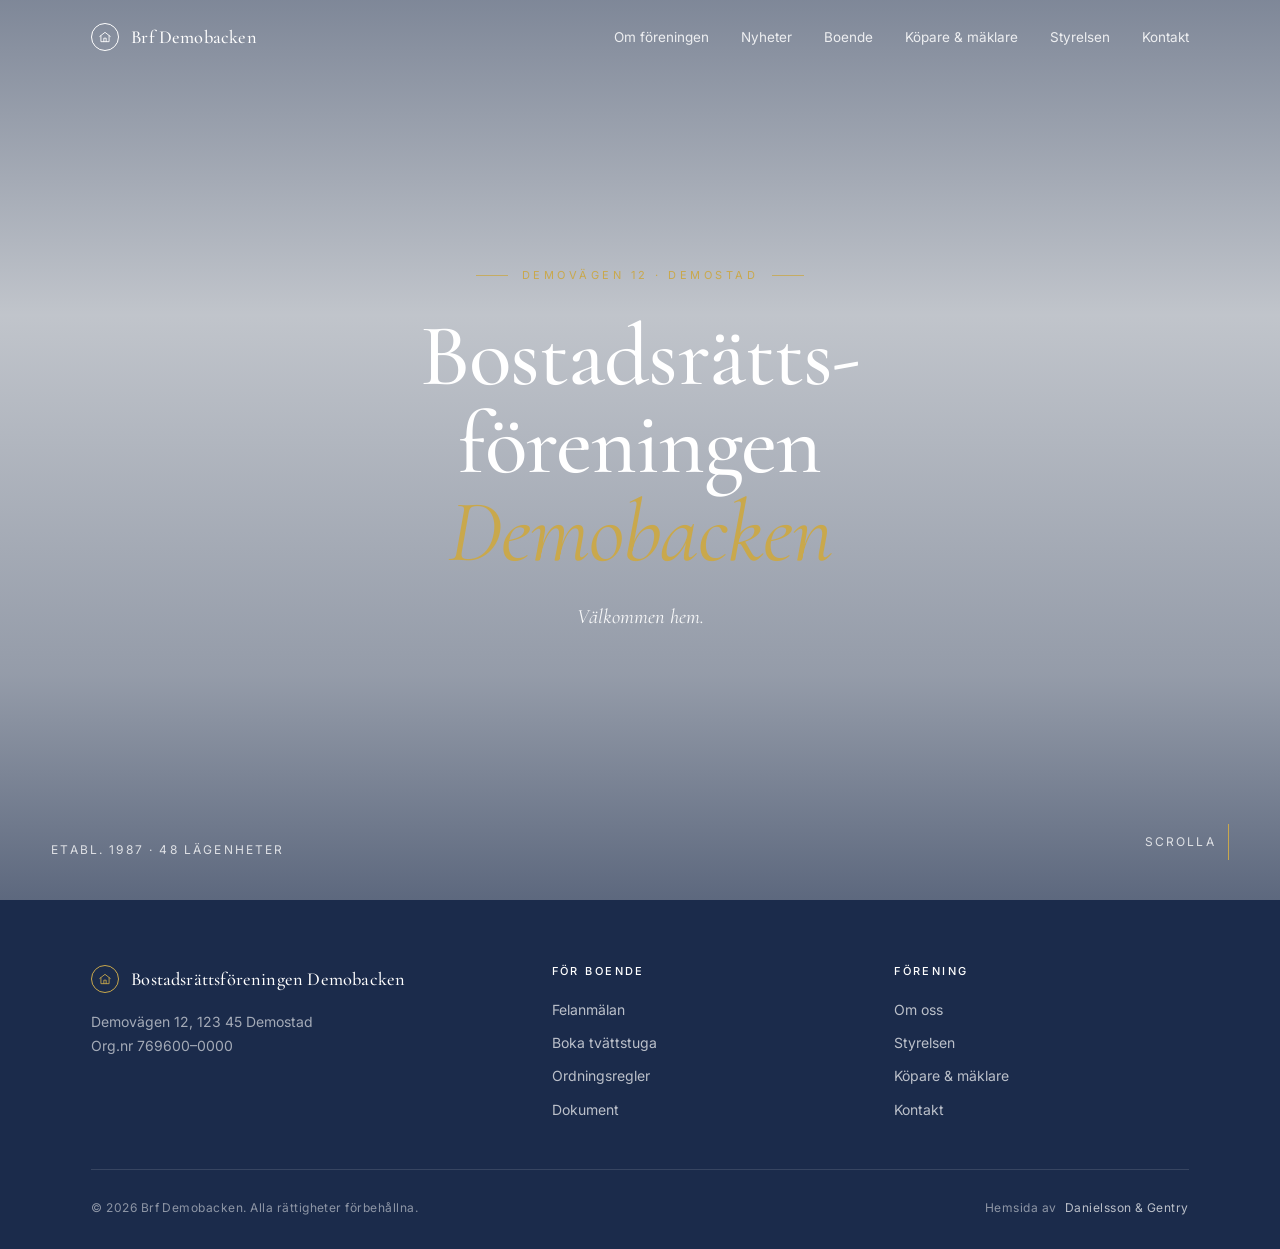
<file: public/index.html>
<!DOCTYPE html>
<html lang="sv">
<head>
<meta charset="UTF-8" />
<meta name="viewport" content="width=device-width, initial-scale=1.0" />
<title>Bostadsrättsföreningen Demobacken</title>
<meta name="description" content="Bostadsrättsföreningen Demobacken — Demovägen 12, Demostad." />
<link rel="preconnect" href="https://fonts.googleapis.com" />
<link rel="preconnect" href="https://fonts.gstatic.com" crossorigin />
<link href="https://fonts.googleapis.com/css2?family=Cormorant+Garamond:ital,wght@0,400;0,500;0,600;1,400&family=Inter:wght@300;400;500;600&display=swap" rel="stylesheet" />
<link rel="stylesheet" href="styles.css" />
</head>
<body>

<nav class="nav" id="nav" aria-label="Huvudmeny">
  <div class="nav-inner">
    <a href="index.html" class="brand" aria-label="Brf Demobacken — hem">
      <span class="brand-mark"><svg viewBox="0 0 24 24" width="14" height="14" fill="none" stroke="currentColor" stroke-width="1.5" stroke-linecap="round" stroke-linejoin="round" aria-hidden="true"><path d="M3 11l9-7 9 7"/><path d="M5 10v10h14V10"/><path d="M10 20v-6h4v6"/></svg></span>
      <span>Brf Demobacken</span>
    </a>
    <ul class="nav-links" id="navLinks">
      <li><a href="om.html" data-nav>Om föreningen</a></li>
      <li><a href="nyheter.html" data-nav>Nyheter</a></li>
      <li><a href="boende.html" data-nav>Boende</a></li>
      <li><a href="kopare.html" data-nav>Köpare &amp; mäklare</a></li>
      <li><a href="styrelsen.html" data-nav>Styrelsen</a></li>
      <li><a href="kontakt.html" data-nav>Kontakt</a></li>
    </ul>
    <button class="nav-toggle" id="navToggle" aria-label="Öppna meny" aria-expanded="false">
      <span></span>
    </button>
  </div>
</nav>

<header class="hero">
  <div class="hero-img" role="img" aria-label="Föreningens fastighet"></div>
  <div class="hero-overlay"></div>
  <div class="hero-content">
    <span class="hero-eyebrow">DEMOVÄGEN 12 · DEMOSTAD</span>
    <h1 class="display">Bostadsrätts&shy;föreningen <em>Demobacken</em></h1>
    <p class="hero-tagline">Välkommen hem.</p>
  </div>
  <div class="hero-meta">
    <span class="left">Etabl. 1987 · 48 lägenheter</span>
    <span class="scroll-cue">Scrolla</span>
  </div>
</header>

<footer>
  <div class="container">
    <div class="footer-grid">
      <div class="footer-brand">
        <div class="brand">
          <span class="brand-mark"><svg viewBox="0 0 24 24" width="14" height="14" fill="none" stroke="currentColor" stroke-width="1.5" stroke-linecap="round" stroke-linejoin="round" aria-hidden="true"><path d="M3 11l9-7 9 7"/><path d="M5 10v10h14V10"/><path d="M10 20v-6h4v6"/></svg></span>
          <span>Bostadsrättsföreningen Demobacken</span>
        </div>
        <p>Demovägen 12, 123 45 Demostad<br/>Org.nr 769600–0000</p>
      </div>
      <div class="footer-col">
        <h4>För boende</h4>
        <ul>
          <li><a href="/boende/felanmalan">Felanmälan</a></li>
          <li><a href="/boende/tvattstuga">Boka tvättstuga</a></li>
          <li><a href="/boende/ordningsregler">Ordningsregler</a></li>
          <li><a href="/boende/dokument/">Dokument</a></li>
        </ul>
      </div>
      <div class="footer-col">
        <h4>Förening</h4>
        <ul>
          <li><a href="om.html">Om oss</a></li>
          <li><a href="styrelsen.html">Styrelsen</a></li>
          <li><a href="kopare.html">Köpare &amp; mäklare</a></li>
          <li><a href="kontakt.html">Kontakt</a></li>
        </ul>
      </div>
    </div>
    <div class="footer-bottom">
      <span>© <span id="year"></span> Brf Demobacken. Alla rättigheter förbehållna.</span>
      <span class="built">Hemsida av <a href="https://danielssongentry.se" target="_blank" rel="noopener">Danielsson &amp; Gentry</a></span>
    </div>
  </div>
</footer>

<script src="script.js"></script>
</body>
</html>
</file>
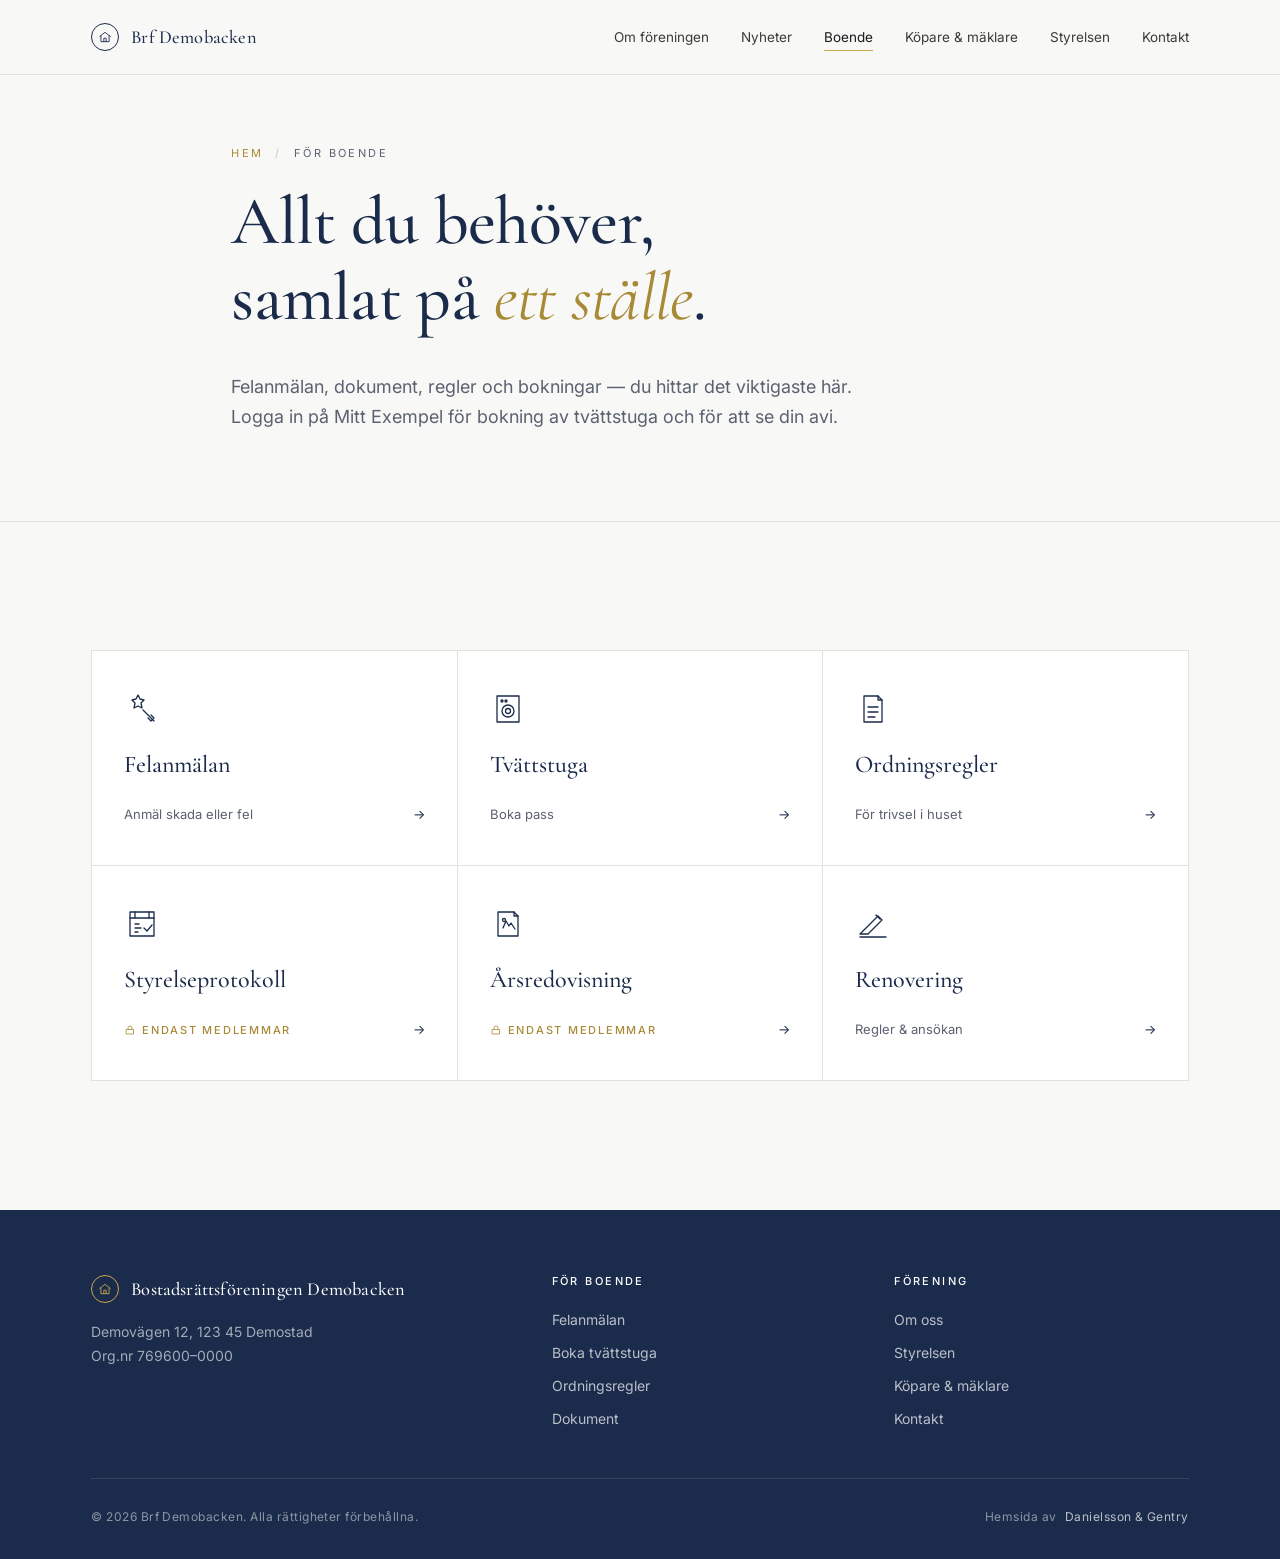
<file: public/boende.html>
<!DOCTYPE html>
<html lang="sv">
<head>
<meta charset="UTF-8" />
<meta name="viewport" content="width=device-width, initial-scale=1.0" />
<title>För boende — Brf Demobacken</title>
<meta name="description" content="Felanmälan, dokument och bokningar för dig som bor i Brf Demobacken." />
<link rel="preconnect" href="https://fonts.googleapis.com" />
<link rel="preconnect" href="https://fonts.gstatic.com" crossorigin />
<link href="https://fonts.googleapis.com/css2?family=Cormorant+Garamond:ital,wght@0,400;0,500;0,600;1,400&family=Inter:wght@300;400;500;600&display=swap" rel="stylesheet" />
<link rel="stylesheet" href="styles.css" />
</head>
<body class="subpage">

<nav class="nav" id="nav" aria-label="Huvudmeny">
  <div class="nav-inner">
    <a href="index.html" class="brand" aria-label="Brf Demobacken — hem">
      <span class="brand-mark"><svg viewBox="0 0 24 24" width="14" height="14" fill="none" stroke="currentColor" stroke-width="1.5" stroke-linecap="round" stroke-linejoin="round" aria-hidden="true"><path d="M3 11l9-7 9 7"/><path d="M5 10v10h14V10"/><path d="M10 20v-6h4v6"/></svg></span>
      <span>Brf Demobacken</span>
    </a>
    <ul class="nav-links" id="navLinks">
      <li><a href="om.html" data-nav>Om föreningen</a></li>
      <li><a href="nyheter.html" data-nav>Nyheter</a></li>
      <li><a href="boende.html" data-nav>Boende</a></li>
      <li><a href="kopare.html" data-nav>Köpare &amp; mäklare</a></li>
      <li><a href="styrelsen.html" data-nav>Styrelsen</a></li>
      <li><a href="kontakt.html" data-nav>Kontakt</a></li>
    </ul>
    <button class="nav-toggle" id="navToggle" aria-label="Öppna meny" aria-expanded="false"><span></span></button>
  </div>
</nav>

<header class="page-header">
  <div class="container">
    <span class="crumb"><a href="index.html">Hem</a><span class="sep">/</span><span>För boende</span></span>
    <h1>Allt du behöver, samlat på <em>ett ställe</em>.</h1>
    <p class="lede">Felanmälan, dokument, regler och bokningar — du hittar det viktigaste här. Logga in på Mitt Exempel för bokning av tvättstuga och för att se din avi.</p>
  </div>
</header>

<section class="first">
  <div class="container">
    <div class="resident-grid reveal">
      <a href="/boende/felanmalan" class="resident-card">
        <div class="resident-icon" aria-hidden="true">
          <svg viewBox="0 0 36 36" fill="none" stroke="currentColor" stroke-width="1.3" stroke-linecap="round" stroke-linejoin="round">
            <path d="M14 4l-2 4-4 1 3 3-1 5 4-2 4 2-1-5 3-3-4-1-2-4z"/>
            <path d="M19 19l11 11"/>
            <path d="M27 24l3 3-3 3-3-3"/>
          </svg>
        </div>
        <div class="resident-label">Felanmälan</div>
        <div class="resident-meta"><span>Anmäl skada eller fel</span><span class="arrow">→</span></div>
      </a>
      <a href="/boende/tvattstuga" class="resident-card">
        <div class="resident-icon" aria-hidden="true">
          <svg viewBox="0 0 36 36" fill="none" stroke="currentColor" stroke-width="1.3" stroke-linecap="round" stroke-linejoin="round">
            <rect x="7" y="5" width="22" height="26"/>
            <circle cx="18" cy="20" r="6"/>
            <circle cx="18" cy="20" r="2.5"/>
            <circle cx="12" cy="10" r="1" fill="currentColor"/>
            <circle cx="16" cy="10" r="1" fill="currentColor"/>
          </svg>
        </div>
        <div class="resident-label">Tvättstuga</div>
        <div class="resident-meta"><span>Boka pass</span><span class="arrow">→</span></div>
      </a>
      <a href="/boende/ordningsregler" class="resident-card">
        <div class="resident-icon" aria-hidden="true">
          <svg viewBox="0 0 36 36" fill="none" stroke="currentColor" stroke-width="1.3" stroke-linecap="round" stroke-linejoin="round">
            <path d="M9 5h14l4 4v22H9z"/>
            <path d="M23 5v4h4"/>
            <path d="M13 16h10M13 21h10M13 26h7"/>
          </svg>
        </div>
        <div class="resident-label">Ordningsregler</div>
        <div class="resident-meta"><span>För trivsel i huset</span><span class="arrow">→</span></div>
      </a>
      <a href="/boende/dokument/" class="resident-card">
        <div class="resident-icon" aria-hidden="true">
          <svg viewBox="0 0 36 36" fill="none" stroke="currentColor" stroke-width="1.3" stroke-linecap="round" stroke-linejoin="round">
            <rect x="6" y="6" width="24" height="24"/>
            <path d="M6 12h24"/>
            <path d="M11 6v6M25 6v6"/>
            <path d="M11 18h4M11 22h6M11 26h3"/>
            <path d="M20 22l3 3 5-6"/>
          </svg>
        </div>
        <div class="resident-label">Styrelseprotokoll</div>
        <div class="resident-meta"><span class="badge-locked"><svg class="lock" viewBox="0 0 24 24" width="12" height="12" fill="none" stroke="currentColor" stroke-width="1.6" stroke-linecap="round" stroke-linejoin="round" aria-hidden="true"><rect x="5" y="11" width="14" height="9"/><path d="M8 11V8a4 4 0 018 0v3"/></svg> Endast medlemmar</span><span class="arrow">→</span></div>
      </a>
      <a href="/boende/dokument/" class="resident-card">
        <div class="resident-icon" aria-hidden="true">
          <svg viewBox="0 0 36 36" fill="none" stroke="currentColor" stroke-width="1.3" stroke-linecap="round" stroke-linejoin="round">
            <path d="M8 6h16l4 4v20H8z"/>
            <path d="M24 6v4h4"/>
            <path d="M13 22l3-7 3 5 2-3 4 6"/>
            <circle cx="14" cy="14" r="1.5"/>
          </svg>
        </div>
        <div class="resident-label">Årsredovisning</div>
        <div class="resident-meta"><span class="badge-locked"><svg class="lock" viewBox="0 0 24 24" width="12" height="12" fill="none" stroke="currentColor" stroke-width="1.6" stroke-linecap="round" stroke-linejoin="round" aria-hidden="true"><rect x="5" y="11" width="14" height="9"/><path d="M8 11V8a4 4 0 018 0v3"/></svg> Endast medlemmar</span><span class="arrow">→</span></div>
      </a>
      <a href="/boende/renovering" class="resident-card">
        <div class="resident-icon" aria-hidden="true">
          <svg viewBox="0 0 36 36" fill="none" stroke="currentColor" stroke-width="1.3" stroke-linecap="round" stroke-linejoin="round">
            <path d="M5 28l4-4 14-14 4 4-14 14H5z"/>
            <path d="M21 9l4 4"/>
            <path d="M5 31h26"/>
          </svg>
        </div>
        <div class="resident-label">Renovering</div>
        <div class="resident-meta"><span>Regler &amp; ansökan</span><span class="arrow">→</span></div>
      </a>
    </div>
  </div>
</section>

<footer>
  <div class="container">
    <div class="footer-grid">
      <div class="footer-brand">
        <div class="brand"><span class="brand-mark"><svg viewBox="0 0 24 24" width="14" height="14" fill="none" stroke="currentColor" stroke-width="1.5" stroke-linecap="round" stroke-linejoin="round" aria-hidden="true"><path d="M3 11l9-7 9 7"/><path d="M5 10v10h14V10"/><path d="M10 20v-6h4v6"/></svg></span><span>Bostadsrättsföreningen Demobacken</span></div>
        <p>Demovägen 12, 123 45 Demostad<br/>Org.nr 769600–0000</p>
      </div>
      <div class="footer-col">
        <h4>För boende</h4>
        <ul>
          <li><a href="/boende/felanmalan">Felanmälan</a></li>
          <li><a href="/boende/tvattstuga">Boka tvättstuga</a></li>
          <li><a href="/boende/ordningsregler">Ordningsregler</a></li>
          <li><a href="/boende/dokument/">Dokument</a></li>
        </ul>
      </div>
      <div class="footer-col">
        <h4>Förening</h4>
        <ul>
          <li><a href="om.html">Om oss</a></li>
          <li><a href="styrelsen.html">Styrelsen</a></li>
          <li><a href="kopare.html">Köpare &amp; mäklare</a></li>
          <li><a href="kontakt.html">Kontakt</a></li>
        </ul>
      </div>
    </div>
    <div class="footer-bottom">
      <span>© <span id="year"></span> Brf Demobacken. Alla rättigheter förbehållna.</span>
      <span class="built">Hemsida av <a href="https://danielssongentry.se" target="_blank" rel="noopener">Danielsson &amp; Gentry</a></span>
    </div>
  </div>
</footer>

<script src="script.js"></script>
</body>
</html>
</file>
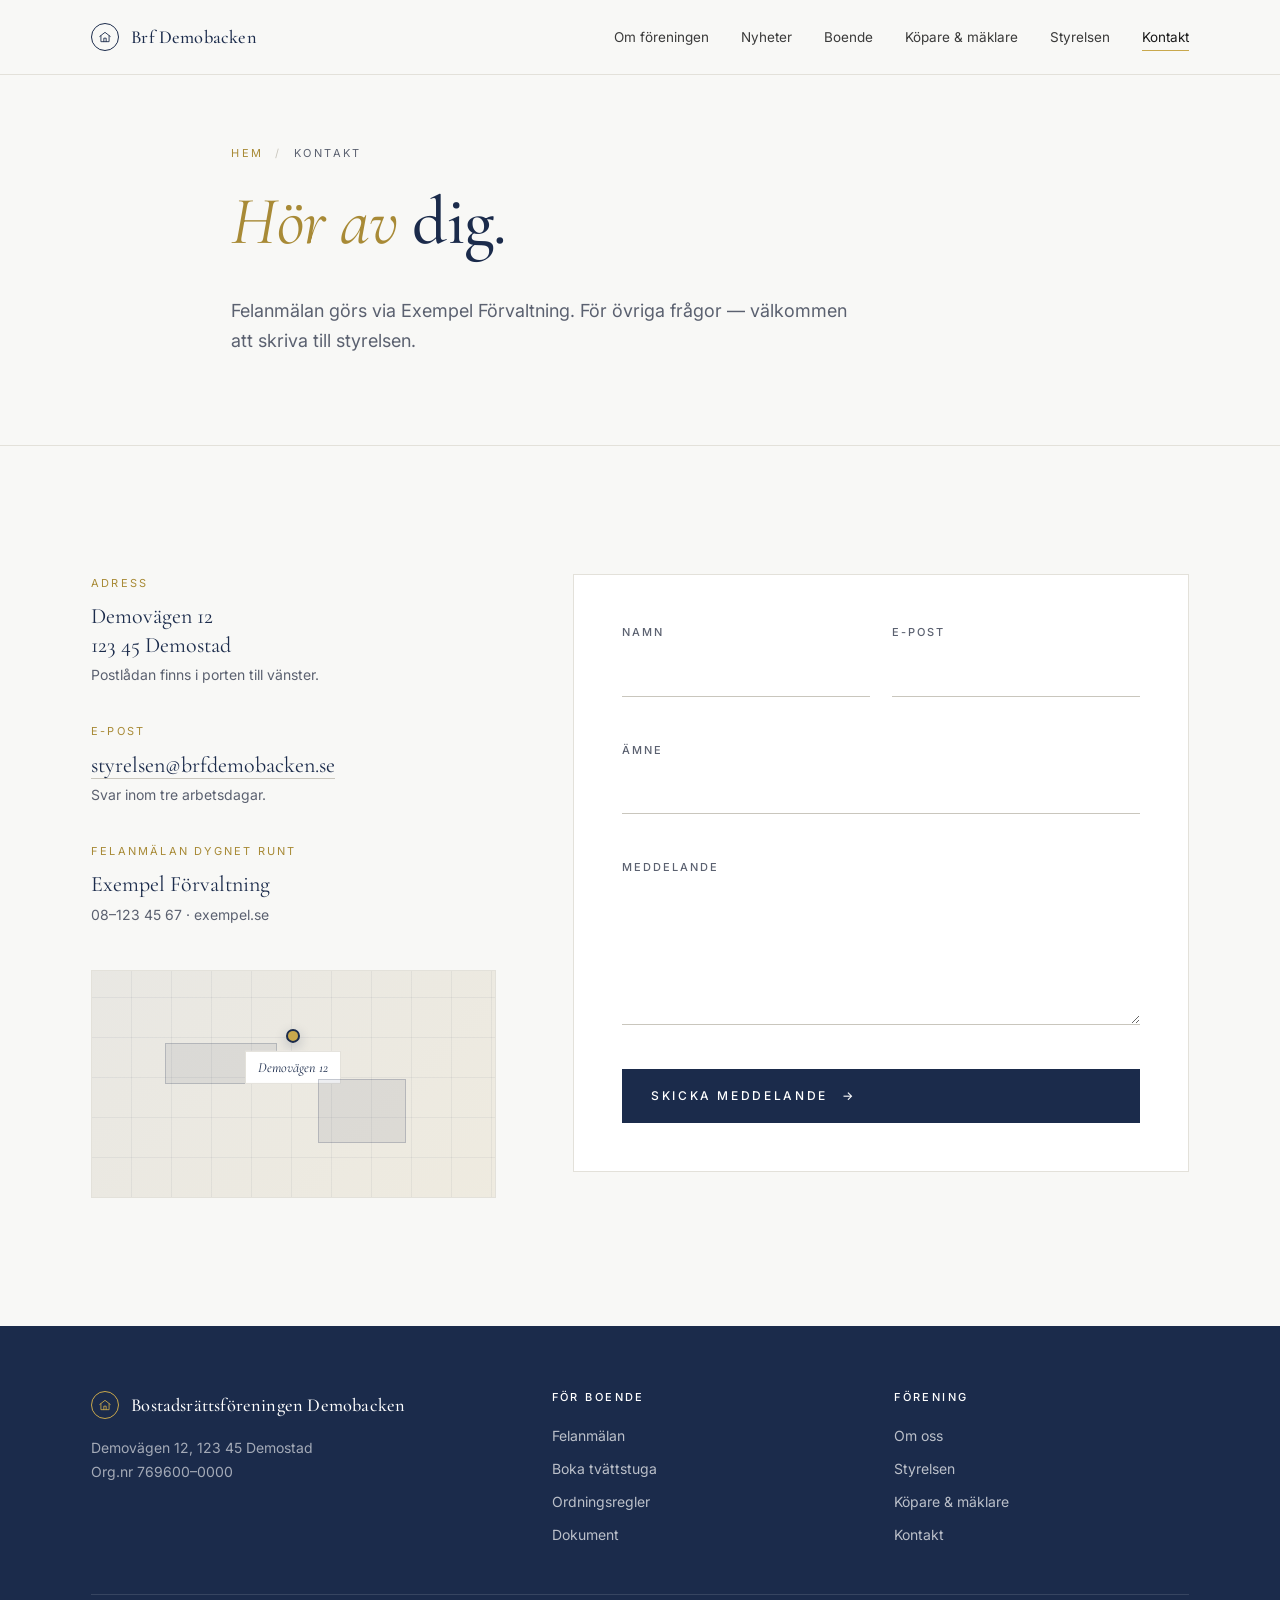
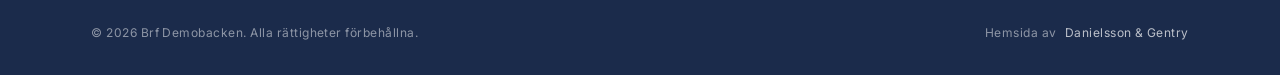
<file: public/kontakt.html>
<!DOCTYPE html>
<html lang="sv">
<head>
<meta charset="UTF-8" />
<meta name="viewport" content="width=device-width, initial-scale=1.0" />
<title>Kontakt — Brf Demobacken</title>
<meta name="description" content="Kontakta styrelsen i Brf Demobacken. Adress, e-post och kontaktformulär." />
<link rel="preconnect" href="https://fonts.googleapis.com" />
<link rel="preconnect" href="https://fonts.gstatic.com" crossorigin />
<link href="https://fonts.googleapis.com/css2?family=Cormorant+Garamond:ital,wght@0,400;0,500;0,600;1,400&family=Inter:wght@300;400;500;600&display=swap" rel="stylesheet" />
<link rel="stylesheet" href="styles.css" />
</head>
<body class="subpage">

<nav class="nav" id="nav" aria-label="Huvudmeny">
  <div class="nav-inner">
    <a href="index.html" class="brand" aria-label="Brf Demobacken — hem">
      <span class="brand-mark"><svg viewBox="0 0 24 24" width="14" height="14" fill="none" stroke="currentColor" stroke-width="1.5" stroke-linecap="round" stroke-linejoin="round" aria-hidden="true"><path d="M3 11l9-7 9 7"/><path d="M5 10v10h14V10"/><path d="M10 20v-6h4v6"/></svg></span>
      <span>Brf Demobacken</span>
    </a>
    <ul class="nav-links" id="navLinks">
      <li><a href="om.html" data-nav>Om föreningen</a></li>
      <li><a href="nyheter.html" data-nav>Nyheter</a></li>
      <li><a href="boende.html" data-nav>Boende</a></li>
      <li><a href="kopare.html" data-nav>Köpare &amp; mäklare</a></li>
      <li><a href="styrelsen.html" data-nav>Styrelsen</a></li>
      <li><a href="kontakt.html" data-nav>Kontakt</a></li>
    </ul>
    <button class="nav-toggle" id="navToggle" aria-label="Öppna meny" aria-expanded="false"><span></span></button>
  </div>
</nav>

<header class="page-header">
  <div class="container">
    <span class="crumb"><a href="index.html">Hem</a><span class="sep">/</span><span>Kontakt</span></span>
    <h1><em>Hör av</em> dig.</h1>
    <p class="lede">Felanmälan görs via Exempel Förvaltning. För övriga frågor — välkommen att skriva till styrelsen.</p>
  </div>
</header>

<section class="first">
  <div class="container">
    <div class="contact-grid">
      <div class="contact-info reveal">
        <div class="info-block">
          <div class="info-label">Adress</div>
          <div class="info-value">Demovägen 12<br/>123 45 Demostad</div>
          <div class="info-sub">Postlådan finns i porten till vänster.</div>
        </div>
        <div class="info-block">
          <div class="info-label">E-post</div>
          <div class="info-value"><a href="mailto:styrelsen@brfdemobacken.se" style="border-bottom:1px solid var(--rule-strong);">styrelsen@brfdemobacken.se</a></div>
          <div class="info-sub">Svar inom tre arbetsdagar.</div>
        </div>
        <div class="info-block">
          <div class="info-label">Felanmälan dygnet runt</div>
          <div class="info-value">Exempel Förvaltning</div>
          <div class="info-sub">08–123 45 67 · exempel.se</div>
        </div>
        <div class="map" role="img" aria-label="Karta över Demovägen 12">
          <div class="map-pin">
            <div class="pin-dot"></div>
            <div class="pin-label">Demovägen 12</div>
          </div>
        </div>
      </div>

      <form class="contact-form reveal delay-1" id="contactForm" novalidate>
        <div class="form-row">
          <div class="field">
            <label for="f-name">Namn</label>
            <input id="f-name" name="name" type="text" autocomplete="name" required />
            <div class="err" data-err></div>
          </div>
          <div class="field">
            <label for="f-email">E-post</label>
            <input id="f-email" name="email" type="email" autocomplete="email" required />
            <div class="err" data-err></div>
          </div>
        </div>
        <div class="field">
          <label for="f-subject">Ämne</label>
          <input id="f-subject" name="subject" type="text" required />
          <div class="err" data-err></div>
        </div>
        <div class="field">
          <label for="f-message">Meddelande</label>
          <textarea id="f-message" name="message" rows="5" required></textarea>
          <div class="err" data-err></div>
        </div>
        <button type="submit" class="btn">Skicka meddelande</button>
        <div class="form-success" id="formSuccess">
          Tack för ditt meddelande. Styrelsen återkommer inom kort.
        </div>
      </form>
    </div>
  </div>
</section>

<footer>
  <div class="container">
    <div class="footer-grid">
      <div class="footer-brand">
        <div class="brand"><span class="brand-mark"><svg viewBox="0 0 24 24" width="14" height="14" fill="none" stroke="currentColor" stroke-width="1.5" stroke-linecap="round" stroke-linejoin="round" aria-hidden="true"><path d="M3 11l9-7 9 7"/><path d="M5 10v10h14V10"/><path d="M10 20v-6h4v6"/></svg></span><span>Bostadsrättsföreningen Demobacken</span></div>
        <p>Demovägen 12, 123 45 Demostad<br/>Org.nr 769600–0000</p>
      </div>
      <div class="footer-col">
        <h4>För boende</h4>
        <ul>
          <li><a href="/boende/felanmalan">Felanmälan</a></li>
          <li><a href="/boende/tvattstuga">Boka tvättstuga</a></li>
          <li><a href="/boende/ordningsregler">Ordningsregler</a></li>
          <li><a href="/boende/dokument/">Dokument</a></li>
        </ul>
      </div>
      <div class="footer-col">
        <h4>Förening</h4>
        <ul>
          <li><a href="om.html">Om oss</a></li>
          <li><a href="styrelsen.html">Styrelsen</a></li>
          <li><a href="kopare.html">Köpare &amp; mäklare</a></li>
          <li><a href="kontakt.html">Kontakt</a></li>
        </ul>
      </div>
    </div>
    <div class="footer-bottom">
      <span>© <span id="year"></span> Brf Demobacken. Alla rättigheter förbehållna.</span>
      <span class="built">Hemsida av <a href="https://danielssongentry.se" target="_blank" rel="noopener">Danielsson &amp; Gentry</a></span>
    </div>
  </div>
</footer>

<script src="script.js"></script>
</body>
</html>
</file>
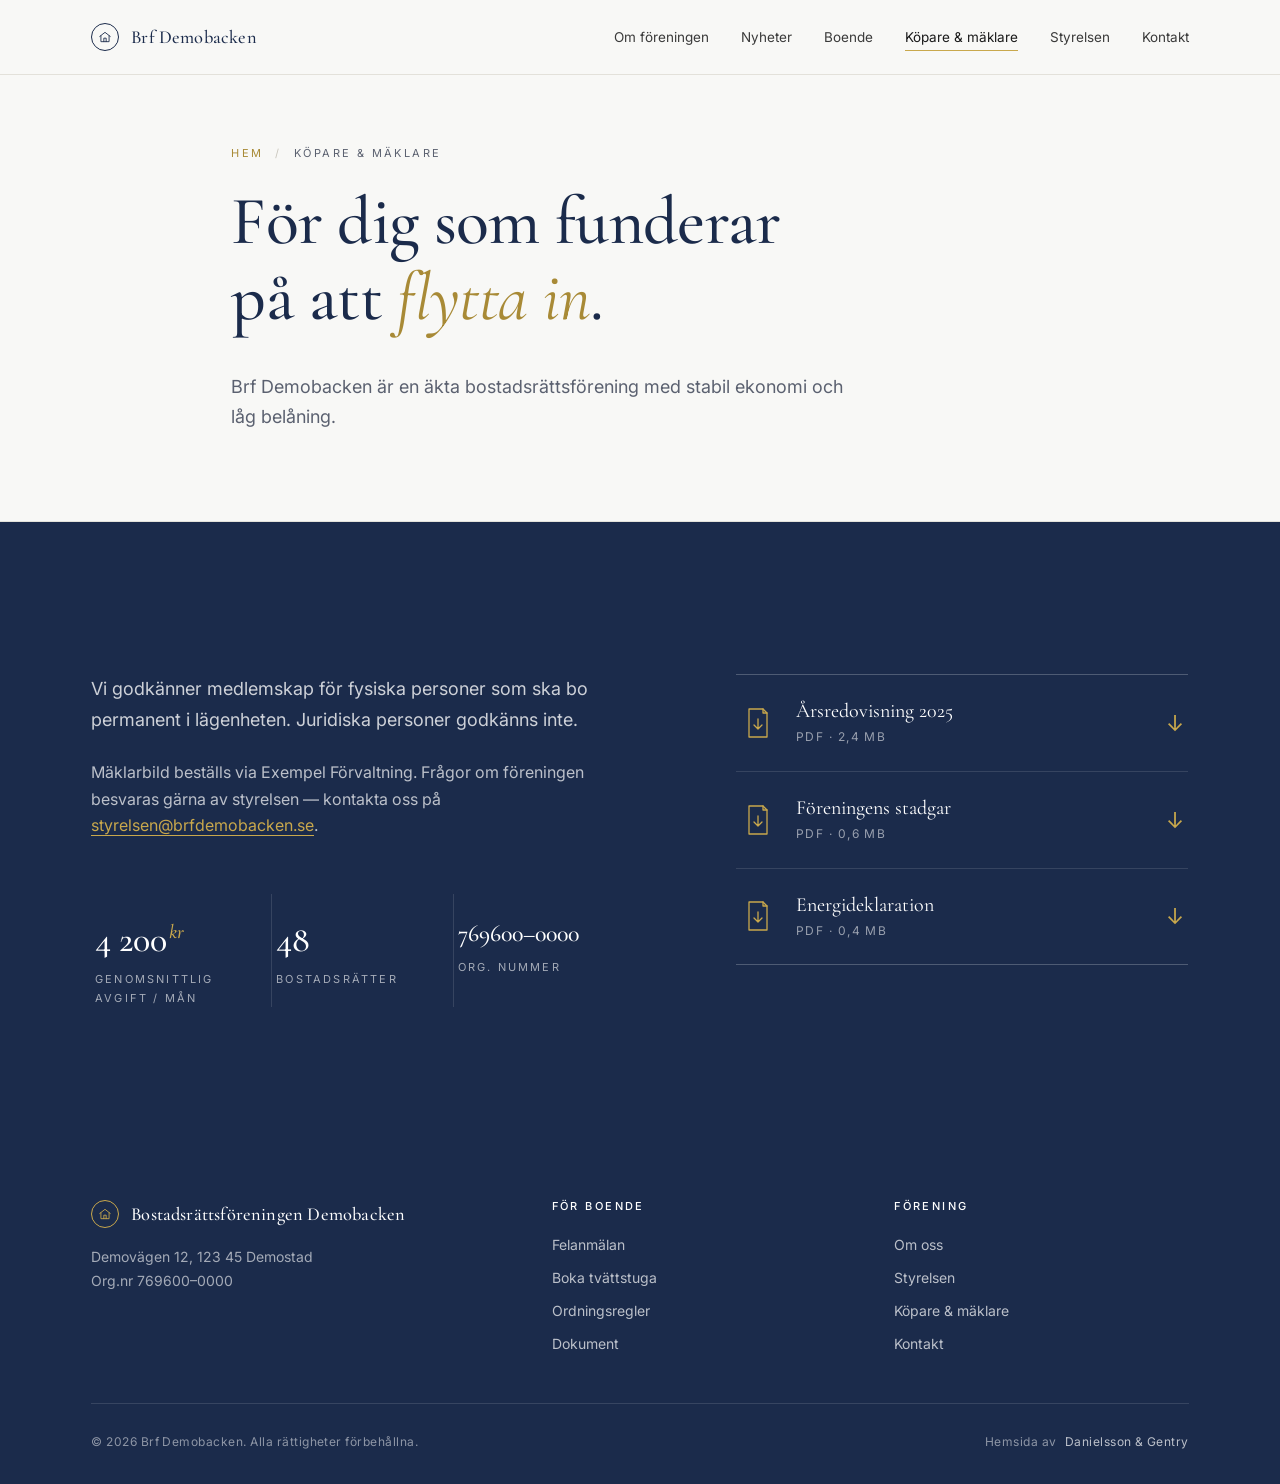
<file: public/kopare.html>
<!DOCTYPE html>
<html lang="sv">
<head>
<meta charset="UTF-8" />
<meta name="viewport" content="width=device-width, initial-scale=1.0" />
<title>Köpare &amp; mäklare — Brf Demobacken</title>
<meta name="description" content="Information för köpare och mäklare. Avgift, stadgar och ekonomi." />
<link rel="preconnect" href="https://fonts.googleapis.com" />
<link rel="preconnect" href="https://fonts.gstatic.com" crossorigin />
<link href="https://fonts.googleapis.com/css2?family=Cormorant+Garamond:ital,wght@0,400;0,500;0,600;1,400&family=Inter:wght@300;400;500;600&display=swap" rel="stylesheet" />
<link rel="stylesheet" href="styles.css" />
</head>
<body class="subpage">

<nav class="nav" id="nav" aria-label="Huvudmeny">
  <div class="nav-inner">
    <a href="index.html" class="brand" aria-label="Brf Demobacken — hem">
      <span class="brand-mark"><svg viewBox="0 0 24 24" width="14" height="14" fill="none" stroke="currentColor" stroke-width="1.5" stroke-linecap="round" stroke-linejoin="round" aria-hidden="true"><path d="M3 11l9-7 9 7"/><path d="M5 10v10h14V10"/><path d="M10 20v-6h4v6"/></svg></span>
      <span>Brf Demobacken</span>
    </a>
    <ul class="nav-links" id="navLinks">
      <li><a href="om.html" data-nav>Om föreningen</a></li>
      <li><a href="nyheter.html" data-nav>Nyheter</a></li>
      <li><a href="boende.html" data-nav>Boende</a></li>
      <li><a href="kopare.html" data-nav>Köpare &amp; mäklare</a></li>
      <li><a href="styrelsen.html" data-nav>Styrelsen</a></li>
      <li><a href="kontakt.html" data-nav>Kontakt</a></li>
    </ul>
    <button class="nav-toggle" id="navToggle" aria-label="Öppna meny" aria-expanded="false"><span></span></button>
  </div>
</nav>

<header class="page-header">
  <div class="container">
    <span class="crumb"><a href="index.html">Hem</a><span class="sep">/</span><span>Köpare &amp; mäklare</span></span>
    <h1>För dig som funderar på att <em>flytta in</em>.</h1>
    <p class="lede">Brf Demobacken är en äkta bostadsrättsförening med stabil ekonomi och låg belåning.</p>
  </div>
</header>

<section class="buyers first">
  <div class="container">
    <div class="buyers-grid">
      <div class="reveal">
        <p class="lede">Vi godkänner medlemskap för fysiska personer som ska bo permanent i lägenheten. Juridiska personer godkänns inte.</p>
        <p style="color:rgba(255,255,255,.7); margin-top:24px;">Mäklarbild beställs via Exempel Förvaltning. Frågor om föreningen besvaras gärna av styrelsen — kontakta oss på <a href="mailto:styrelsen@brfdemobacken.se" style="color:var(--gold); border-bottom:1px solid currentColor;">styrelsen@brfdemobacken.se</a>.</p>

        <div class="buyers-stats">
          <div class="stat">
            <div class="stat-value">4 200<sup>kr</sup></div>
            <div class="stat-label">Genomsnittlig avgift / mån</div>
          </div>
          <div class="stat">
            <div class="stat-value">48</div>
            <div class="stat-label">Bostadsrätter</div>
          </div>
          <div class="stat">
            <div class="stat-value" style="font-size:1.5rem;">769600&shy;–0000</div>
            <div class="stat-label">Org. nummer</div>
          </div>
        </div>
      </div>
      <div class="reveal delay-1">
        <div class="downloads">
          <a href="#" class="download">
            <div class="download-icon" aria-hidden="true">
              <svg viewBox="0 0 36 36" fill="none" stroke="currentColor" stroke-width="1.3" stroke-linecap="round" stroke-linejoin="round">
                <path d="M9 4h14l4 4v24H9z"/><path d="M23 4v4h4"/><path d="M18 14v10M14 20l4 4 4-4"/>
              </svg>
            </div>
            <div class="download-body">
              <div class="download-title">Årsredovisning 2025</div>
              <div class="download-meta">PDF · 2,4 MB</div>
            </div>
            <span class="download-arrow">↓</span>
          </a>
          <a href="#" class="download">
            <div class="download-icon" aria-hidden="true">
              <svg viewBox="0 0 36 36" fill="none" stroke="currentColor" stroke-width="1.3" stroke-linecap="round" stroke-linejoin="round">
                <path d="M9 4h14l4 4v24H9z"/><path d="M23 4v4h4"/><path d="M18 14v10M14 20l4 4 4-4"/>
              </svg>
            </div>
            <div class="download-body">
              <div class="download-title">Föreningens stadgar</div>
              <div class="download-meta">PDF · 0,6 MB</div>
            </div>
            <span class="download-arrow">↓</span>
          </a>
          <a href="#" class="download">
            <div class="download-icon" aria-hidden="true">
              <svg viewBox="0 0 36 36" fill="none" stroke="currentColor" stroke-width="1.3" stroke-linecap="round" stroke-linejoin="round">
                <path d="M9 4h14l4 4v24H9z"/><path d="M23 4v4h4"/><path d="M18 14v10M14 20l4 4 4-4"/>
              </svg>
            </div>
            <div class="download-body">
              <div class="download-title">Energideklaration</div>
              <div class="download-meta">PDF · 0,4 MB</div>
            </div>
            <span class="download-arrow">↓</span>
          </a>
        </div>
      </div>
    </div>
  </div>
</section>

<footer>
  <div class="container">
    <div class="footer-grid">
      <div class="footer-brand">
        <div class="brand"><span class="brand-mark"><svg viewBox="0 0 24 24" width="14" height="14" fill="none" stroke="currentColor" stroke-width="1.5" stroke-linecap="round" stroke-linejoin="round" aria-hidden="true"><path d="M3 11l9-7 9 7"/><path d="M5 10v10h14V10"/><path d="M10 20v-6h4v6"/></svg></span><span>Bostadsrättsföreningen Demobacken</span></div>
        <p>Demovägen 12, 123 45 Demostad<br/>Org.nr 769600–0000</p>
      </div>
      <div class="footer-col">
        <h4>För boende</h4>
        <ul>
          <li><a href="/boende/felanmalan">Felanmälan</a></li>
          <li><a href="/boende/tvattstuga">Boka tvättstuga</a></li>
          <li><a href="/boende/ordningsregler">Ordningsregler</a></li>
          <li><a href="/boende/dokument/">Dokument</a></li>
        </ul>
      </div>
      <div class="footer-col">
        <h4>Förening</h4>
        <ul>
          <li><a href="om.html">Om oss</a></li>
          <li><a href="styrelsen.html">Styrelsen</a></li>
          <li><a href="kopare.html">Köpare &amp; mäklare</a></li>
          <li><a href="kontakt.html">Kontakt</a></li>
        </ul>
      </div>
    </div>
    <div class="footer-bottom">
      <span>© <span id="year"></span> Brf Demobacken. Alla rättigheter förbehållna.</span>
      <span class="built">Hemsida av <a href="https://danielssongentry.se" target="_blank" rel="noopener">Danielsson &amp; Gentry</a></span>
    </div>
  </div>
</footer>

<script src="script.js"></script>
</body>
</html>
</file>
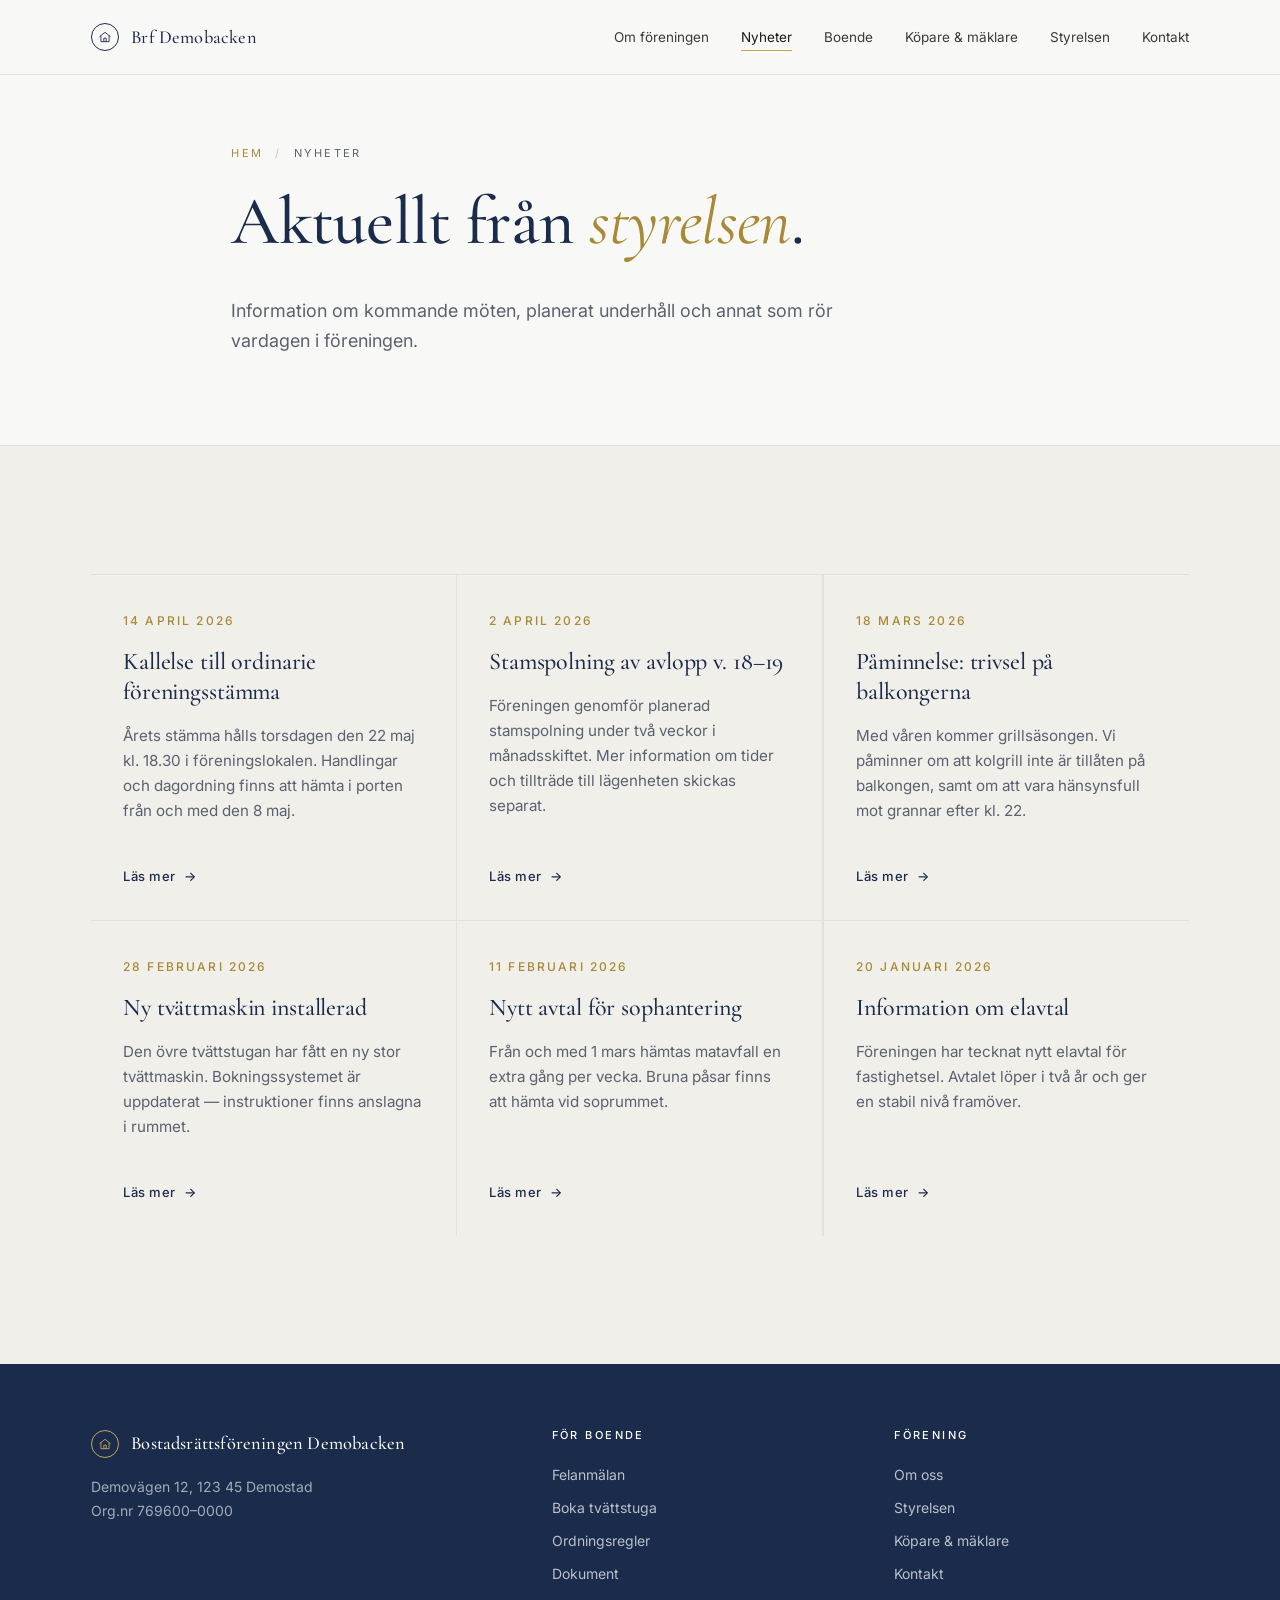
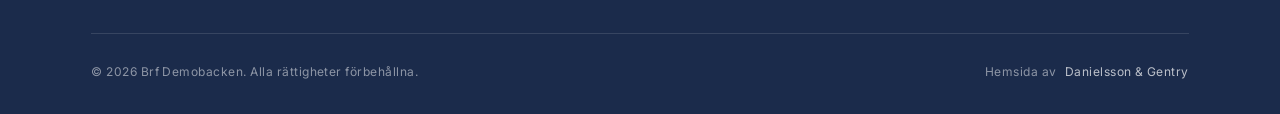
<file: public/nyheter.html>
<!DOCTYPE html>
<html lang="sv">
<head>
<meta charset="UTF-8" />
<meta name="viewport" content="width=device-width, initial-scale=1.0" />
<title>Nyheter — Brf Demobacken</title>
<meta name="description" content="Aktuell information från styrelsen i Brf Demobacken." />
<link rel="preconnect" href="https://fonts.googleapis.com" />
<link rel="preconnect" href="https://fonts.gstatic.com" crossorigin />
<link href="https://fonts.googleapis.com/css2?family=Cormorant+Garamond:ital,wght@0,400;0,500;0,600;1,400&family=Inter:wght@300;400;500;600&display=swap" rel="stylesheet" />
<link rel="stylesheet" href="styles.css" />
</head>
<body class="subpage">

<nav class="nav" id="nav" aria-label="Huvudmeny">
  <div class="nav-inner">
    <a href="index.html" class="brand" aria-label="Brf Demobacken — hem">
      <span class="brand-mark"><svg viewBox="0 0 24 24" width="14" height="14" fill="none" stroke="currentColor" stroke-width="1.5" stroke-linecap="round" stroke-linejoin="round" aria-hidden="true"><path d="M3 11l9-7 9 7"/><path d="M5 10v10h14V10"/><path d="M10 20v-6h4v6"/></svg></span>
      <span>Brf Demobacken</span>
    </a>
    <ul class="nav-links" id="navLinks">
      <li><a href="om.html" data-nav>Om föreningen</a></li>
      <li><a href="nyheter.html" data-nav>Nyheter</a></li>
      <li><a href="boende.html" data-nav>Boende</a></li>
      <li><a href="kopare.html" data-nav>Köpare &amp; mäklare</a></li>
      <li><a href="styrelsen.html" data-nav>Styrelsen</a></li>
      <li><a href="kontakt.html" data-nav>Kontakt</a></li>
    </ul>
    <button class="nav-toggle" id="navToggle" aria-label="Öppna meny" aria-expanded="false"><span></span></button>
  </div>
</nav>

<header class="page-header">
  <div class="container">
    <span class="crumb"><a href="index.html">Hem</a><span class="sep">/</span><span>Nyheter</span></span>
    <h1>Aktuellt från <em>styrelsen</em>.</h1>
    <p class="lede">Information om kommande möten, planerat underhåll och annat som rör vardagen i föreningen.</p>
  </div>
</header>

<section class="news first">
  <div class="container">
    <div class="news-grid">
      <article class="news-card reveal">
        <span class="news-date">14 april 2026</span>
        <h3>Kallelse till ordinarie föreningsstämma</h3>
        <p>Årets stämma hålls torsdagen den 22 maj kl. 18.30 i föreningslokalen. Handlingar och dagordning finns att hämta i porten från och med den 8 maj.</p>
        <a href="#" class="news-link">Läs mer</a>
      </article>
      <article class="news-card reveal delay-1">
        <span class="news-date">2 april 2026</span>
        <h3>Stamspolning av avlopp v. 18–19</h3>
        <p>Föreningen genomför planerad stamspolning under två veckor i månadsskiftet. Mer information om tider och tillträde till lägenheten skickas separat.</p>
        <a href="#" class="news-link">Läs mer</a>
      </article>
      <article class="news-card reveal delay-2">
        <span class="news-date">18 mars 2026</span>
        <h3>Påminnelse: trivsel på balkongerna</h3>
        <p>Med våren kommer grillsäsongen. Vi påminner om att kolgrill inte är tillåten på balkongen, samt om att vara hänsynsfull mot grannar efter kl. 22.</p>
        <a href="#" class="news-link">Läs mer</a>
      </article>
      <article class="news-card reveal">
        <span class="news-date">28 februari 2026</span>
        <h3>Ny tvättmaskin installerad</h3>
        <p>Den övre tvättstugan har fått en ny stor tvättmaskin. Bokningssystemet är uppdaterat — instruktioner finns anslagna i rummet.</p>
        <a href="#" class="news-link">Läs mer</a>
      </article>
      <article class="news-card reveal delay-1">
        <span class="news-date">11 februari 2026</span>
        <h3>Nytt avtal för sophantering</h3>
        <p>Från och med 1 mars hämtas matavfall en extra gång per vecka. Bruna påsar finns att hämta vid soprummet.</p>
        <a href="#" class="news-link">Läs mer</a>
      </article>
      <article class="news-card reveal delay-2">
        <span class="news-date">20 januari 2026</span>
        <h3>Information om elavtal</h3>
        <p>Föreningen har tecknat nytt elavtal för fastighetsel. Avtalet löper i två år och ger en stabil nivå framöver.</p>
        <a href="#" class="news-link">Läs mer</a>
      </article>
    </div>
  </div>
</section>

<footer>
  <div class="container">
    <div class="footer-grid">
      <div class="footer-brand">
        <div class="brand"><span class="brand-mark"><svg viewBox="0 0 24 24" width="14" height="14" fill="none" stroke="currentColor" stroke-width="1.5" stroke-linecap="round" stroke-linejoin="round" aria-hidden="true"><path d="M3 11l9-7 9 7"/><path d="M5 10v10h14V10"/><path d="M10 20v-6h4v6"/></svg></span><span>Bostadsrättsföreningen Demobacken</span></div>
        <p>Demovägen 12, 123 45 Demostad<br/>Org.nr 769600–0000</p>
      </div>
      <div class="footer-col">
        <h4>För boende</h4>
        <ul>
          <li><a href="/boende/felanmalan">Felanmälan</a></li>
          <li><a href="/boende/tvattstuga">Boka tvättstuga</a></li>
          <li><a href="/boende/ordningsregler">Ordningsregler</a></li>
          <li><a href="/boende/dokument/">Dokument</a></li>
        </ul>
      </div>
      <div class="footer-col">
        <h4>Förening</h4>
        <ul>
          <li><a href="om.html">Om oss</a></li>
          <li><a href="styrelsen.html">Styrelsen</a></li>
          <li><a href="kopare.html">Köpare &amp; mäklare</a></li>
          <li><a href="kontakt.html">Kontakt</a></li>
        </ul>
      </div>
    </div>
    <div class="footer-bottom">
      <span>© <span id="year"></span> Brf Demobacken. Alla rättigheter förbehållna.</span>
      <span class="built">Hemsida av <a href="https://danielssongentry.se" target="_blank" rel="noopener">Danielsson &amp; Gentry</a></span>
    </div>
  </div>
</footer>

<script src="script.js"></script>
</body>
</html>
</file>
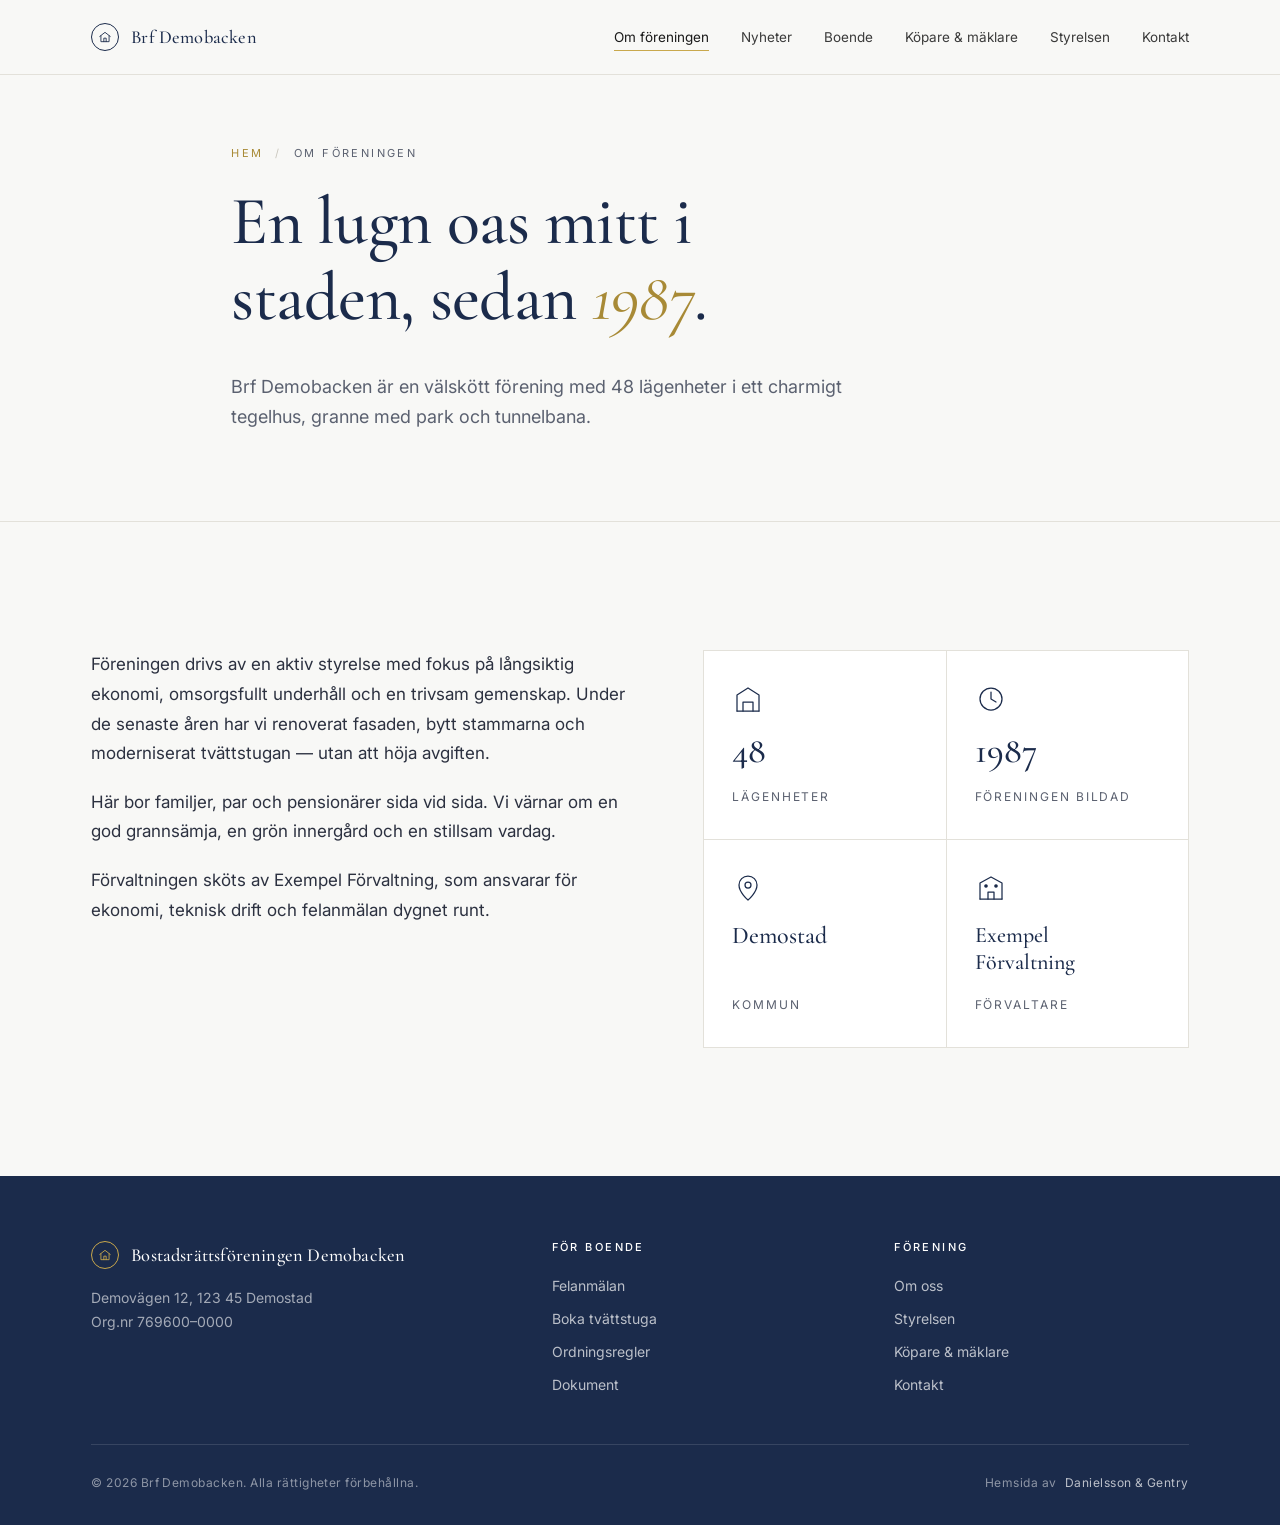
<file: public/om.html>
<!DOCTYPE html>
<html lang="sv">
<head>
<meta charset="UTF-8" />
<meta name="viewport" content="width=device-width, initial-scale=1.0" />
<title>Om föreningen — Brf Demobacken</title>
<meta name="description" content="Om Bostadsrättsföreningen Demobacken — historik, fakta och förvaltning." />
<link rel="preconnect" href="https://fonts.googleapis.com" />
<link rel="preconnect" href="https://fonts.gstatic.com" crossorigin />
<link href="https://fonts.googleapis.com/css2?family=Cormorant+Garamond:ital,wght@0,400;0,500;0,600;1,400&family=Inter:wght@300;400;500;600&display=swap" rel="stylesheet" />
<link rel="stylesheet" href="styles.css" />
</head>
<body class="subpage">

<nav class="nav" id="nav" aria-label="Huvudmeny">
  <div class="nav-inner">
    <a href="index.html" class="brand" aria-label="Brf Demobacken — hem">
      <span class="brand-mark"><svg viewBox="0 0 24 24" width="14" height="14" fill="none" stroke="currentColor" stroke-width="1.5" stroke-linecap="round" stroke-linejoin="round" aria-hidden="true"><path d="M3 11l9-7 9 7"/><path d="M5 10v10h14V10"/><path d="M10 20v-6h4v6"/></svg></span>
      <span>Brf Demobacken</span>
    </a>
    <ul class="nav-links" id="navLinks">
      <li><a href="om.html" data-nav>Om föreningen</a></li>
      <li><a href="nyheter.html" data-nav>Nyheter</a></li>
      <li><a href="boende.html" data-nav>Boende</a></li>
      <li><a href="kopare.html" data-nav>Köpare &amp; mäklare</a></li>
      <li><a href="styrelsen.html" data-nav>Styrelsen</a></li>
      <li><a href="kontakt.html" data-nav>Kontakt</a></li>
    </ul>
    <button class="nav-toggle" id="navToggle" aria-label="Öppna meny" aria-expanded="false">
      <span></span>
    </button>
  </div>
</nav>

<header class="page-header">
  <div class="container">
    <span class="crumb"><a href="index.html">Hem</a><span class="sep">/</span><span>Om föreningen</span></span>
    <h1>En lugn oas mitt i staden, sedan <em>1987</em>.</h1>
    <p class="lede">Brf Demobacken är en välskött förening med 48 lägenheter i ett charmigt tegelhus, granne med park och tunnelbana.</p>
  </div>
</header>

<section class="first">
  <div class="container">
    <div class="about-grid">
      <div class="about-copy reveal">
        <p>Föreningen drivs av en aktiv styrelse med fokus på långsiktig ekonomi, omsorgsfullt underhåll och en trivsam gemenskap. Under de senaste åren har vi renoverat fasaden, bytt stammarna och moderniserat tvättstugan — utan att höja avgiften.</p>
        <p>Här bor familjer, par och pensionärer sida vid sida. Vi värnar om en god grannsämja, en grön innergård och en stillsam vardag.</p>
        <p>Förvaltningen sköts av Exempel Förvaltning, som ansvarar för ekonomi, teknisk drift och felanmälan dygnet runt.</p>
      </div>
      <div class="facts reveal delay-1">
        <div class="fact">
          <div class="fact-icon" aria-hidden="true">
            <svg viewBox="0 0 32 32" fill="none" stroke="currentColor" stroke-width="1.25" stroke-linecap="round" stroke-linejoin="round">
              <path d="M5 28V12l11-7 11 7v16"/>
              <path d="M11 28v-9h10v9"/>
              <path d="M5 28h22"/>
            </svg>
          </div>
          <div><div class="fact-value">48</div></div>
          <div class="fact-label">Lägenheter</div>
        </div>
        <div class="fact">
          <div class="fact-icon" aria-hidden="true">
            <svg viewBox="0 0 32 32" fill="none" stroke="currentColor" stroke-width="1.25" stroke-linecap="round" stroke-linejoin="round">
              <circle cx="16" cy="16" r="11"/>
              <path d="M16 9v7l5 3"/>
            </svg>
          </div>
          <div><div class="fact-value">1987</div></div>
          <div class="fact-label">Föreningen bildad</div>
        </div>
        <div class="fact">
          <div class="fact-icon" aria-hidden="true">
            <svg viewBox="0 0 32 32" fill="none" stroke="currentColor" stroke-width="1.25" stroke-linecap="round" stroke-linejoin="round">
              <path d="M16 28s-9-7.5-9-15a9 9 0 0 1 18 0c0 7.5-9 15-9 15z"/>
              <circle cx="16" cy="13" r="3"/>
            </svg>
          </div>
          <div><div class="fact-value" style="font-size:1.5rem; line-height:1.2;">Demostad</div></div>
          <div class="fact-label">Kommun</div>
        </div>
        <div class="fact">
          <div class="fact-icon" aria-hidden="true">
            <svg viewBox="0 0 32 32" fill="none" stroke="currentColor" stroke-width="1.25" stroke-linecap="round" stroke-linejoin="round">
              <path d="M5 27V11l11-6 11 6v16"/>
              <path d="M5 27h22"/>
              <path d="M13 27v-7h6v7"/>
              <circle cx="11" cy="14" r="1.2" fill="currentColor"/>
              <circle cx="21" cy="14" r="1.2" fill="currentColor"/>
            </svg>
          </div>
          <div><div class="fact-value" style="font-size:1.375rem; line-height:1.25;">Exempel<br/>Förvaltning</div></div>
          <div class="fact-label">Förvaltare</div>
        </div>
      </div>
    </div>
  </div>
</section>

<footer>
  <div class="container">
    <div class="footer-grid">
      <div class="footer-brand">
        <div class="brand"><span class="brand-mark"><svg viewBox="0 0 24 24" width="14" height="14" fill="none" stroke="currentColor" stroke-width="1.5" stroke-linecap="round" stroke-linejoin="round" aria-hidden="true"><path d="M3 11l9-7 9 7"/><path d="M5 10v10h14V10"/><path d="M10 20v-6h4v6"/></svg></span><span>Bostadsrättsföreningen Demobacken</span></div>
        <p>Demovägen 12, 123 45 Demostad<br/>Org.nr 769600–0000</p>
      </div>
      <div class="footer-col">
        <h4>För boende</h4>
        <ul>
          <li><a href="/boende/felanmalan">Felanmälan</a></li>
          <li><a href="/boende/tvattstuga">Boka tvättstuga</a></li>
          <li><a href="/boende/ordningsregler">Ordningsregler</a></li>
          <li><a href="/boende/dokument/">Dokument</a></li>
        </ul>
      </div>
      <div class="footer-col">
        <h4>Förening</h4>
        <ul>
          <li><a href="om.html">Om oss</a></li>
          <li><a href="styrelsen.html">Styrelsen</a></li>
          <li><a href="kopare.html">Köpare &amp; mäklare</a></li>
          <li><a href="kontakt.html">Kontakt</a></li>
        </ul>
      </div>
    </div>
    <div class="footer-bottom">
      <span>© <span id="year"></span> Brf Demobacken. Alla rättigheter förbehållna.</span>
      <span class="built">Hemsida av <a href="https://danielssongentry.se" target="_blank" rel="noopener">Danielsson &amp; Gentry</a></span>
    </div>
  </div>
</footer>

<script src="script.js"></script>
</body>
</html>
</file>
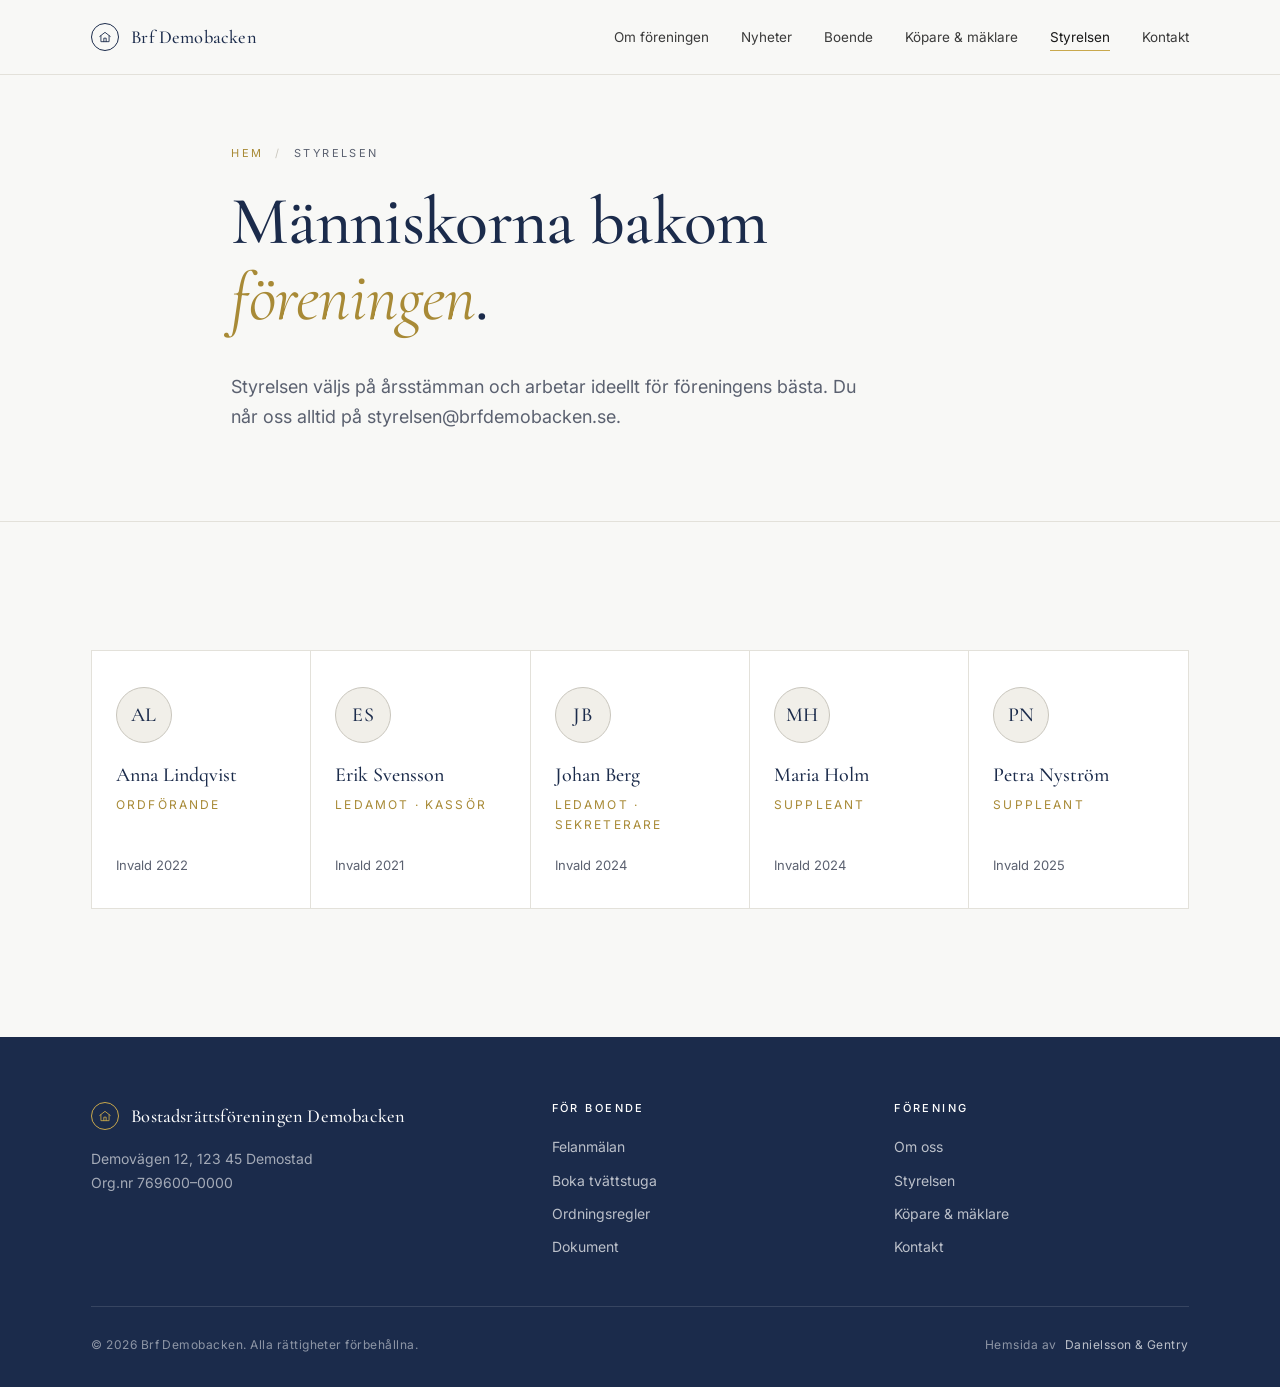
<file: public/styrelsen.html>
<!DOCTYPE html>
<html lang="sv">
<head>
<meta charset="UTF-8" />
<meta name="viewport" content="width=device-width, initial-scale=1.0" />
<title>Styrelsen — Brf Demobacken</title>
<meta name="description" content="Styrelsen i Brf Demobacken — människorna bakom föreningen." />
<link rel="preconnect" href="https://fonts.googleapis.com" />
<link rel="preconnect" href="https://fonts.gstatic.com" crossorigin />
<link href="https://fonts.googleapis.com/css2?family=Cormorant+Garamond:ital,wght@0,400;0,500;0,600;1,400&family=Inter:wght@300;400;500;600&display=swap" rel="stylesheet" />
<link rel="stylesheet" href="styles.css" />
</head>
<body class="subpage">

<nav class="nav" id="nav" aria-label="Huvudmeny">
  <div class="nav-inner">
    <a href="index.html" class="brand" aria-label="Brf Demobacken — hem">
      <span class="brand-mark"><svg viewBox="0 0 24 24" width="14" height="14" fill="none" stroke="currentColor" stroke-width="1.5" stroke-linecap="round" stroke-linejoin="round" aria-hidden="true"><path d="M3 11l9-7 9 7"/><path d="M5 10v10h14V10"/><path d="M10 20v-6h4v6"/></svg></span>
      <span>Brf Demobacken</span>
    </a>
    <ul class="nav-links" id="navLinks">
      <li><a href="om.html" data-nav>Om föreningen</a></li>
      <li><a href="nyheter.html" data-nav>Nyheter</a></li>
      <li><a href="boende.html" data-nav>Boende</a></li>
      <li><a href="kopare.html" data-nav>Köpare &amp; mäklare</a></li>
      <li><a href="styrelsen.html" data-nav>Styrelsen</a></li>
      <li><a href="kontakt.html" data-nav>Kontakt</a></li>
    </ul>
    <button class="nav-toggle" id="navToggle" aria-label="Öppna meny" aria-expanded="false"><span></span></button>
  </div>
</nav>

<header class="page-header">
  <div class="container">
    <span class="crumb"><a href="index.html">Hem</a><span class="sep">/</span><span>Styrelsen</span></span>
    <h1>Människorna bakom <em>föreningen</em>.</h1>
    <p class="lede">Styrelsen väljs på årsstämman och arbetar ideellt för föreningens bästa. Du når oss alltid på styrelsen@brfdemobacken.se.</p>
  </div>
</header>

<section class="first">
  <div class="container">
    <div class="board-grid reveal">
      <div class="board-card">
        <div class="avatar">AL</div>
        <div><div class="board-name">Anna Lindqvist</div></div>
        <div class="board-role">Ordförande</div>
        <div class="board-tenure">Invald 2022</div>
      </div>
      <div class="board-card">
        <div class="avatar">ES</div>
        <div><div class="board-name">Erik Svensson</div></div>
        <div class="board-role">Ledamot · kassör</div>
        <div class="board-tenure">Invald 2021</div>
      </div>
      <div class="board-card">
        <div class="avatar">JB</div>
        <div><div class="board-name">Johan Berg</div></div>
        <div class="board-role">Ledamot · sekreterare</div>
        <div class="board-tenure">Invald 2024</div>
      </div>
      <div class="board-card">
        <div class="avatar">MH</div>
        <div><div class="board-name">Maria Holm</div></div>
        <div class="board-role">Suppleant</div>
        <div class="board-tenure">Invald 2024</div>
      </div>
      <div class="board-card">
        <div class="avatar">PN</div>
        <div><div class="board-name">Petra Nyström</div></div>
        <div class="board-role">Suppleant</div>
        <div class="board-tenure">Invald 2025</div>
      </div>
    </div>
  </div>
</section>

<footer>
  <div class="container">
    <div class="footer-grid">
      <div class="footer-brand">
        <div class="brand"><span class="brand-mark"><svg viewBox="0 0 24 24" width="14" height="14" fill="none" stroke="currentColor" stroke-width="1.5" stroke-linecap="round" stroke-linejoin="round" aria-hidden="true"><path d="M3 11l9-7 9 7"/><path d="M5 10v10h14V10"/><path d="M10 20v-6h4v6"/></svg></span><span>Bostadsrättsföreningen Demobacken</span></div>
        <p>Demovägen 12, 123 45 Demostad<br/>Org.nr 769600–0000</p>
      </div>
      <div class="footer-col">
        <h4>För boende</h4>
        <ul>
          <li><a href="/boende/felanmalan">Felanmälan</a></li>
          <li><a href="/boende/tvattstuga">Boka tvättstuga</a></li>
          <li><a href="/boende/ordningsregler">Ordningsregler</a></li>
          <li><a href="/boende/dokument/">Dokument</a></li>
        </ul>
      </div>
      <div class="footer-col">
        <h4>Förening</h4>
        <ul>
          <li><a href="om.html">Om oss</a></li>
          <li><a href="styrelsen.html">Styrelsen</a></li>
          <li><a href="kopare.html">Köpare &amp; mäklare</a></li>
          <li><a href="kontakt.html">Kontakt</a></li>
        </ul>
      </div>
    </div>
    <div class="footer-bottom">
      <span>© <span id="year"></span> Brf Demobacken. Alla rättigheter förbehållna.</span>
      <span class="built">Hemsida av <a href="https://danielssongentry.se" target="_blank" rel="noopener">Danielsson &amp; Gentry</a></span>
    </div>
  </div>
</footer>

<script src="script.js"></script>
</body>
</html>
</file>
<file: public/styles.css>
/* ========== Tokens ========== */
:root {
  --navy: #1B2B4B;
  --navy-soft: #2a3a58;
  --gold: #C9A84C;
  --gold-deep: #a88a36;
  --bg: #F8F8F6;
  --bg-warm: #F1EFE9;
  --surface: #FFFFFF;
  --ink: #1A1A1A;
  --ink-muted: #5b6170;
  --rule: #e3e1da;
  --rule-strong: #c9c6bd;
  --shadow-sm: 0 1px 2px rgba(27, 43, 75, .04), 0 2px 8px rgba(27, 43, 75, .04);
  --shadow-md: 0 2px 4px rgba(27, 43, 75, .04), 0 8px 28px rgba(27, 43, 75, .07);
  --serif: "Cormorant Garamond", "Iowan Old Style", Georgia, serif;
  --sans: "Inter", -apple-system, BlinkMacSystemFont, "Segoe UI", sans-serif;
  --container: 1200px;
  --gutter: clamp(20px, 4vw, 56px);
  --section-y: clamp(72px, 10vw, 128px);
}

*, *::before, *::after { box-sizing: border-box; }
html { scroll-behavior: smooth; -webkit-text-size-adjust: 100%; }
body {
  margin: 0;
  font-family: var(--sans);
  font-size: 16px;
  line-height: 1.65;
  color: var(--ink);
  background: var(--bg);
  -webkit-font-smoothing: antialiased;
  text-rendering: optimizeLegibility;
}
img { max-width: 100%; display: block; }
a { color: inherit; text-decoration: none; }
button { font: inherit; cursor: pointer; border: 0; background: transparent; color: inherit; }
input, textarea, select { font: inherit; color: inherit; }
::selection { background: var(--navy); color: var(--bg); }

/* ========== Type ========== */
.display { font-family: var(--serif); font-weight: 500; line-height: 1.05; letter-spacing: -0.01em; color: var(--navy); }
h1, h2, h3, h4 { margin: 0; font-family: var(--serif); font-weight: 500; color: var(--navy); letter-spacing: -0.005em; }
h2 { font-size: clamp(2rem, 4.2vw, 3.25rem); line-height: 1.1; }
h3 { font-size: 1.5rem; line-height: 1.2; }
h4 { font-size: 1.125rem; line-height: 1.3; }
p { margin: 0 0 1em; }
p:last-child { margin-bottom: 0; }

.eyebrow {
  font-family: var(--sans);
  font-size: 11px;
  font-weight: 500;
  letter-spacing: 0.22em;
  text-transform: uppercase;
  color: var(--gold-deep);
  display: inline-flex;
  align-items: center;
  gap: 12px;
}
.eyebrow::before { content: ""; width: 28px; height: 1px; background: var(--gold); }
.lede { font-size: 1.125rem; color: var(--ink-muted); max-width: 58ch; line-height: 1.7; }

/* ========== Layout ========== */
.container { max-width: var(--container); margin: 0 auto; padding: 0 var(--gutter); }
section { padding: var(--section-y) 0; position: relative; }
section + section { border-top: 1px solid var(--rule); }
.section-head { display: grid; grid-template-columns: 1fr; gap: 18px; margin-bottom: clamp(40px, 6vw, 72px); max-width: 720px; }

/* ========== Nav ========== */
.nav {
  position: fixed; top: 0; left: 0; right: 0; z-index: 50;
  transition: background-color .35s ease, box-shadow .35s ease, border-color .35s ease, color .35s ease;
  color: #fff;
  border-bottom: 1px solid transparent;
}
.nav-inner {
  display: flex; align-items: center; justify-content: space-between;
  padding: 22px var(--gutter); max-width: var(--container); margin: 0 auto;
}
.brand { display: flex; align-items: center; gap: 12px; font-family: var(--serif); font-size: 1.15rem; font-weight: 500; letter-spacing: 0.01em; }
.brand-mark {
  width: 28px; height: 28px; display: grid; place-items: center;
  border: 1px solid currentColor; border-radius: 50%;
  font-family: var(--serif); font-style: italic; font-size: 14px; line-height: 1;
}
.nav-links {
  display: flex; align-items: center; gap: 32px;
  list-style: none; margin: 0; padding: 0;
  font-size: 13.5px; font-weight: 400;
}
.nav-links a { position: relative; padding: 4px 0; opacity: .85; transition: opacity .2s ease; }
.nav-links a:hover { opacity: 1; }
.nav-links a.active { opacity: 1; }
.nav-links a.active::after {
  content: ""; position: absolute; left: 0; right: 0; bottom: -2px;
  height: 1px; background: var(--gold);
}
.nav.scrolled,
body.subpage .nav {
  background: rgba(248, 248, 246, .92);
  backdrop-filter: saturate(160%) blur(14px);
  -webkit-backdrop-filter: saturate(160%) blur(14px);
  color: var(--ink);
  border-bottom-color: var(--rule);
}
.nav.scrolled .brand,
body.subpage .nav .brand { color: var(--navy); }

.nav-toggle { display: none; width: 40px; height: 40px; align-items: center; justify-content: center; }
.nav-toggle span { display: block; width: 22px; height: 1px; background: currentColor; position: relative; transition: transform .25s ease, opacity .2s ease; }
.nav-toggle span::before, .nav-toggle span::after {
  content: ""; position: absolute; left: 0; right: 0; height: 1px; background: currentColor; transition: transform .25s ease;
}
.nav-toggle span::before { top: -7px; }
.nav-toggle span::after  { top:  7px; }
body.menu-open .nav-toggle span { background: transparent; }
body.menu-open .nav-toggle span::before { transform: translateY(7px) rotate(45deg); }
body.menu-open .nav-toggle span::after  { transform: translateY(-7px) rotate(-45deg); }

/* ========== Hero (start page only) ========== */
.hero {
  position: relative; height: 100vh; min-height: 640px;
  color: #fff; overflow: hidden; padding: 0;
}
.hero-img {
  position: absolute; inset: 0;
  background-image: url("https://images.unsplash.com/photo-1580587771525-78b9dba3b914?w=2400&q=80&auto=format&fit=crop");
  background-size: cover; background-position: center 40%;
  transform: scale(1.02);
}
.hero-overlay {
  position: absolute; inset: 0;
  background: linear-gradient(180deg, rgba(27,43,75,.55) 0%, rgba(27,43,75,.25) 35%, rgba(27,43,75,.45) 75%, rgba(27,43,75,.7) 100%);
}
.hero-content {
  position: relative; height: 100%;
  display: flex; flex-direction: column; align-items: center; justify-content: center;
  text-align: center; padding: 0 var(--gutter);
}
.hero-eyebrow {
  font-size: 11px; letter-spacing: 0.32em; text-transform: uppercase;
  font-weight: 400; color: var(--gold);
  display: inline-flex; align-items: center; gap: 14px; margin-bottom: 28px;
}
.hero-eyebrow::before, .hero-eyebrow::after { content: ""; width: 32px; height: 1px; background: var(--gold); opacity: .8; }
.hero h1 {
  font-family: var(--serif); font-weight: 500; color: #fff;
  font-size: clamp(2.75rem, 7vw, 5.5rem);
  line-height: 1; letter-spacing: -0.01em; margin-bottom: 24px; max-width: 14ch;
}
.hero h1 em { font-style: italic; font-weight: 400; color: var(--gold); }
.hero-tagline {
  font-family: var(--serif); font-style: italic;
  font-size: clamp(1.125rem, 1.6vw, 1.375rem);
  color: rgba(255,255,255,.92); margin-bottom: 56px; font-weight: 400;
}
.hero-meta {
  position: absolute; bottom: 40px; left: 0; right: 0;
  display: flex; justify-content: space-between; align-items: flex-end;
  padding: 0 var(--gutter);
  font-size: 12px; letter-spacing: 0.18em; text-transform: uppercase;
  color: rgba(255,255,255,.78);
}
.hero-meta .scroll-cue { display: inline-flex; align-items: center; gap: 12px; }
.hero-meta .scroll-cue::after {
  content: ""; width: 1px; height: 36px; background: var(--gold);
  animation: scrollCue 2.4s ease-in-out infinite; transform-origin: top;
}
@keyframes scrollCue {
  0%, 100% { transform: scaleY(.3); opacity: .4; }
  50%      { transform: scaleY(1);  opacity: 1; }
}

/* ========== Page header (subpages) ========== */
.page-header {
  padding-top: clamp(140px, 16vh, 200px);
  padding-bottom: clamp(48px, 7vw, 88px);
  border-bottom: 1px solid var(--rule);
  background: var(--bg);
}
.page-header .container { display: grid; gap: 22px; max-width: 920px; }
.page-header .crumb {
  font-size: 11px; letter-spacing: 0.22em; text-transform: uppercase;
  color: var(--ink-muted); display: inline-flex; align-items: center; gap: 12px;
}
.page-header .crumb a { color: var(--gold-deep); }
.page-header .crumb a:hover { color: var(--navy); }
.page-header .crumb .sep { color: var(--rule-strong); }
.page-header h1 {
  font-family: var(--serif); color: var(--navy); font-weight: 500;
  font-size: clamp(2.5rem, 5.5vw, 4.25rem);
  line-height: 1.12; letter-spacing: -0.01em; max-width: 18ch;
  padding-bottom: 0.08em;
}
.page-header h1 em { font-style: italic; font-weight: 400; color: var(--gold-deep); }
.page-header .lede { margin-top: 8px; }
section.first { border-top: 0; }

/* ========== Facts (about) ========== */
.about-grid { display: grid; grid-template-columns: 1.1fr 1fr; gap: clamp(40px, 6vw, 96px); align-items: start; }
.about-copy p { font-size: 1.0625rem; line-height: 1.75; color: #2c3140; }
.about-copy p + p { margin-top: 1.1em; }
.facts { display: grid; grid-template-columns: 1fr 1fr; gap: 1px; background: var(--rule); border: 1px solid var(--rule); }
.fact { background: var(--surface); padding: 32px 28px; display: flex; flex-direction: column; gap: 18px; min-height: 180px; }
.fact-icon { width: 32px; height: 32px; color: var(--navy); }
.fact-icon svg { width: 100%; height: 100%; display: block; }
.fact-value { font-family: var(--serif); font-size: 2.25rem; line-height: 1; color: var(--navy); font-weight: 500; }
.fact-label { font-size: 12px; letter-spacing: 0.16em; text-transform: uppercase; color: var(--ink-muted); margin-top: auto; }

/* ========== News ========== */
.news { background: var(--bg-warm); }
.news-head { display: flex; justify-content: space-between; align-items: end; margin-bottom: clamp(40px, 6vw, 64px); gap: 32px; }
.news-head .section-head { margin-bottom: 0; }
.news-grid { display: grid; grid-template-columns: repeat(3, 1fr); gap: 1px; background: var(--rule); border-top: 1px solid var(--rule); border-bottom: 1px solid var(--rule); }
.news-card { background: var(--bg-warm); padding: 36px 32px 32px; display: flex; flex-direction: column; gap: 16px; transition: background .3s ease; }
.news-card:hover { background: var(--surface); }
.news-date { font-size: 12px; letter-spacing: 0.18em; text-transform: uppercase; color: var(--gold-deep); font-weight: 500; }
.news-card h3 { font-size: 1.5rem; line-height: 1.25; }
.news-card p { color: var(--ink-muted); font-size: 0.95rem; line-height: 1.65; }
.news-link { margin-top: auto; padding-top: 12px; font-size: 13px; letter-spacing: 0.04em; color: var(--navy); display: inline-flex; align-items: center; gap: 8px; transition: gap .2s ease; font-weight: 500; }
.news-link::after { content: "→"; transition: transform .2s ease; }
.news-card:hover .news-link::after { transform: translateX(4px); }

/* ========== Resident grid ========== */
.resident-grid { display: grid; grid-template-columns: repeat(3, 1fr); gap: 1px; background: var(--rule); border: 1px solid var(--rule); }
.resident-card { background: var(--surface); padding: 40px 32px; display: flex; flex-direction: column; gap: 24px; min-height: 200px; transition: background .25s ease; position: relative; }
.resident-card:hover { background: #fdfdfb; }
.resident-card:hover .resident-icon { color: var(--gold-deep); }
.resident-icon { width: 36px; height: 36px; color: var(--navy); transition: color .25s ease; }
.resident-icon svg { width: 100%; height: 100%; }
.resident-label { font-family: var(--serif); font-size: 1.5rem; color: var(--navy); font-weight: 500; line-height: 1.2; }
.resident-meta { margin-top: auto; font-size: 13px; color: var(--ink-muted); display: flex; justify-content: space-between; align-items: center; }
.resident-meta .arrow { color: var(--navy); transition: transform .2s ease; }
.resident-card:hover .arrow { transform: translateX(4px); }

/* ========== Buyers ========== */
.buyers { background: var(--navy); color: rgba(255,255,255,.88); }
.buyers h2, .buyers .eyebrow { color: #fff; }
.buyers .eyebrow { color: var(--gold); }
.buyers .eyebrow::before { background: var(--gold); }
.buyers .lede { color: rgba(255,255,255,.78); }
.buyers-grid { display: grid; grid-template-columns: 1.2fr 1fr; gap: clamp(48px, 8vw, 120px); align-items: start; margin-top: 24px; }
.buyers-stats { display: grid; grid-template-columns: 1fr 1fr 1fr; gap: 1px; background: rgba(255,255,255,.12); margin-top: 56px; }
.stat { padding: 28px 4px 0; background: var(--navy); }
.stat-value { font-family: var(--serif); font-size: 2.25rem; color: #fff; line-height: 1; margin-bottom: 12px; font-weight: 500; }
.stat-value sup { font-size: 0.55em; color: var(--gold); font-style: italic; margin-left: 2px; top: -0.8em; }
.stat-label { font-size: 11px; letter-spacing: 0.2em; text-transform: uppercase; color: rgba(255,255,255,.6); }
.downloads { display: flex; flex-direction: column; gap: 1px; background: rgba(255,255,255,.12); border-top: 1px solid rgba(255,255,255,.12); border-bottom: 1px solid rgba(255,255,255,.12); }
.download { background: var(--navy); padding: 24px 4px; display: flex; align-items: center; gap: 20px; transition: padding .25s ease; }
.download:hover { padding-left: 12px; padding-right: 0; }
.download-icon { width: 36px; height: 36px; color: var(--gold); flex-shrink: 0; }
.download-icon svg { width: 100%; height: 100%; }
.download-body { flex: 1; }
.download-title { font-family: var(--serif); font-size: 1.25rem; color: #fff; line-height: 1.2; margin-bottom: 4px; }
.download-meta { font-size: 12px; letter-spacing: 0.12em; text-transform: uppercase; color: rgba(255,255,255,.55); }
.download-arrow { color: var(--gold); font-size: 22px; }

/* ========== Board ========== */
.board-grid { display: grid; grid-template-columns: repeat(5, 1fr); gap: 1px; background: var(--rule); border: 1px solid var(--rule); }
.board-card { background: var(--surface); padding: 36px 24px 32px; display: flex; flex-direction: column; align-items: flex-start; gap: 20px; min-height: 240px; }
.avatar { width: 56px; height: 56px; border-radius: 50%; background: var(--bg-warm); color: var(--navy); display: grid; place-items: center; font-family: var(--serif); font-size: 1.25rem; font-weight: 500; letter-spacing: 0.02em; border: 1px solid var(--rule-strong); }
.board-name { font-family: var(--serif); font-size: 1.25rem; color: var(--navy); line-height: 1.2; font-weight: 500; }
.board-role { font-size: 12px; letter-spacing: 0.18em; text-transform: uppercase; color: var(--gold-deep); margin-top: -12px; }
.board-tenure { font-size: 13px; color: var(--ink-muted); margin-top: auto; }

/* ========== Contact ========== */
.contact-grid { display: grid; grid-template-columns: 1fr 1.2fr; gap: clamp(40px, 6vw, 96px); align-items: start; }
.contact-info { display: flex; flex-direction: column; gap: 36px; }
.info-block .info-label { font-size: 11px; letter-spacing: 0.2em; text-transform: uppercase; color: var(--gold-deep); margin-bottom: 10px; }
.info-block .info-value { font-family: var(--serif); font-size: 1.375rem; color: var(--navy); line-height: 1.3; }
.info-block .info-sub { font-size: 14px; color: var(--ink-muted); margin-top: 4px; }
.map {
  margin-top: 8px; aspect-ratio: 16/9;
  background:
    linear-gradient(135deg, rgba(27,43,75,.04) 0%, rgba(201,168,76,.06) 100%),
    repeating-linear-gradient(0deg, transparent 0, transparent 39px, rgba(27,43,75,.06) 39px, rgba(27,43,75,.06) 40px),
    repeating-linear-gradient(90deg, transparent 0, transparent 39px, rgba(27,43,75,.06) 39px, rgba(27,43,75,.06) 40px),
    var(--bg-warm);
  position: relative; overflow: hidden; border: 1px solid var(--rule);
}
.map::before { content: ""; position: absolute; left: 18%; top: 32%; width: 28%; height: 18%; background: rgba(27,43,75,.08); border: 1px solid rgba(27,43,75,.2); }
.map::after  { content: ""; position: absolute; right: 22%; bottom: 24%; width: 22%; height: 28%; background: rgba(27,43,75,.08); border: 1px solid rgba(27,43,75,.2); }
.map-pin { position: absolute; left: 50%; top: 50%; transform: translate(-50%, -100%); color: var(--navy); text-align: center; }
.map-pin .pin-dot { width: 14px; height: 14px; border-radius: 50%; background: var(--gold); border: 2px solid var(--navy); margin: 0 auto 8px; box-shadow: 0 4px 12px rgba(27,43,75,.25); }
.map-pin .pin-label { font-family: var(--serif); font-style: italic; font-size: 14px; background: var(--surface); padding: 4px 12px; border: 1px solid var(--rule); white-space: nowrap; }

.contact-form { background: var(--surface); padding: clamp(28px, 4vw, 48px); border: 1px solid var(--rule); display: grid; gap: 22px; }
.form-row { display: grid; gap: 22px; grid-template-columns: 1fr 1fr; }
.field { display: flex; flex-direction: column; gap: 8px; }
.field label { font-size: 11px; letter-spacing: 0.18em; text-transform: uppercase; color: var(--ink-muted); font-weight: 500; }
.field input, .field textarea, .field select { background: transparent; border: 0; border-bottom: 1px solid var(--rule-strong); padding: 10px 0; font-size: 1rem; color: var(--ink); transition: border-color .2s ease; border-radius: 0; outline: none; }
.field textarea { resize: vertical; min-height: 120px; line-height: 1.5; }
.field input:focus, .field textarea:focus, .field select:focus { border-bottom-color: var(--navy); }
.field.invalid input, .field.invalid textarea { border-bottom-color: #b03b3b; }
.field .err { font-size: 12px; color: #b03b3b; min-height: 14px; letter-spacing: 0.04em; }

.btn {
  display: inline-flex; align-items: center; gap: 14px;
  padding: 16px 28px; background: var(--navy); color: #fff;
  font-size: 12px; letter-spacing: 0.22em; text-transform: uppercase; font-weight: 500;
  transition: background .2s ease, transform .2s ease;
  border: 1px solid var(--navy); align-self: start;
}
.btn:hover { background: var(--navy-soft); }
.btn::after { content: "→"; transition: transform .25s ease; letter-spacing: 0; }
.btn:hover::after { transform: translateX(4px); }
.btn-ghost { background: transparent; color: var(--navy); border-color: currentColor; }
.btn-ghost:hover { background: var(--navy); color: #fff; }
.form-success { margin-top: 4px; padding: 16px 20px; background: rgba(46, 139, 139, .08); border-left: 2px solid #2e8b8b; color: #1e5e5e; font-size: 14px; display: none; }
.form-success.show { display: block; }

/* ========== Footer ========== */
footer { background: var(--navy); color: rgba(255,255,255,.7); padding: 64px 0 32px; }
.footer-grid { display: grid; grid-template-columns: 1.4fr 1fr 1fr; gap: 48px; padding-bottom: 48px; border-bottom: 1px solid rgba(255,255,255,.12); }
.footer-brand .brand { color: #fff; margin-bottom: 16px; }
.footer-brand .brand-mark { color: var(--gold); border-color: var(--gold); }
.footer-brand p { font-size: 14px; line-height: 1.7; color: rgba(255,255,255,.6); }
.footer-col h4 { color: #fff; font-family: var(--sans); font-size: 11px; letter-spacing: 0.22em; text-transform: uppercase; font-weight: 500; margin-bottom: 20px; }
.footer-col ul { list-style: none; padding: 0; margin: 0; display: flex; flex-direction: column; gap: 10px; font-size: 14px; }
.footer-col ul a { color: rgba(255,255,255,.7); transition: color .2s ease; }
.footer-col ul a:hover { color: var(--gold); }
.footer-bottom { padding-top: 28px; display: flex; justify-content: space-between; align-items: center; font-size: 12px; color: rgba(255,255,255,.5); letter-spacing: 0.04em; }
.footer-bottom a { color: rgba(255,255,255,.7); }
.footer-bottom a:hover { color: var(--gold); }
.footer-bottom .built { display: inline-flex; align-items: center; gap: 8px; }

/* ========== Reveal ========== */
.reveal { opacity: 0; transform: translateY(18px); transition: opacity .9s cubic-bezier(.2,.7,.2,1), transform .9s cubic-bezier(.2,.7,.2,1); will-change: opacity, transform; }
.reveal.in { opacity: 1; transform: none; }
.reveal.delay-1 { transition-delay: .08s; }
.reveal.delay-2 { transition-delay: .16s; }
.reveal.delay-3 { transition-delay: .24s; }

/* ========== Responsive ========== */
@media (max-width: 1024px) {
  .about-grid { grid-template-columns: 1fr; }
  .news-grid { grid-template-columns: 1fr 1fr; }
  .resident-grid { grid-template-columns: 1fr 1fr; }
  .buyers-grid { grid-template-columns: 1fr; }
  .board-grid { grid-template-columns: repeat(3, 1fr); }
  .contact-grid { grid-template-columns: 1fr; }
}
@media (max-width: 760px) {
  .nav-toggle { display: inline-flex; }
  .nav-links {
    position: fixed; inset: 0; background: var(--bg); color: var(--ink);
    flex-direction: column; justify-content: center; gap: 28px;
    font-family: var(--serif); font-size: 1.5rem;
    transform: translateX(100%); transition: transform .35s ease; padding: var(--gutter);
  }
  body.menu-open .nav-links { transform: translateX(0); }
  body.menu-open { overflow: hidden; }
  .nav-links a.active::after { display: none; }
  .hero { min-height: 560px; }
  .hero h1 { max-width: 18ch; }
  .facts { grid-template-columns: 1fr; }
  .news-grid { grid-template-columns: 1fr; }
  .resident-grid { grid-template-columns: 1fr; }
  .board-grid { grid-template-columns: 1fr 1fr; }
  .buyers-stats { grid-template-columns: 1fr; }
  .form-row { grid-template-columns: 1fr; }
  .footer-grid { grid-template-columns: 1fr; gap: 40px; }
  .footer-bottom { flex-direction: column; gap: 12px; align-items: flex-start; }
  .news-head { flex-direction: column; align-items: flex-start; }
  .hero-meta { font-size: 10px; letter-spacing: 0.14em; }
  .hero-meta .left { display: none; }
}
@media (prefers-reduced-motion: reduce) {
  .reveal { opacity: 1; transform: none; transition: none; }
  html { scroll-behavior: auto; }
  .hero-meta .scroll-cue::after { animation: none; }
}

/* ========== Boende: undersidor, medlemsdel, inloggning ========== */
.info-list { display: grid; gap: 1px; background: var(--rule); border: 1px solid var(--rule); max-width: 760px; }
.info-list > div { background: var(--surface); padding: 24px 28px; display: grid; gap: 6px; }
.info-list h3 { font-size: 1.35rem; }
.info-list p { margin: 0; color: var(--ink-muted); line-height: 1.65; }
.info-list table { width: 100%; border-collapse: collapse; font-size: 0.95rem; }
.info-list th, .info-list td { text-align: left; padding: 10px 12px 10px 0; border-bottom: 1px solid var(--rule); color: var(--ink-muted); }
.info-list th { color: var(--navy); font-weight: 500; }

.badge-open, .badge-locked { display: inline-flex; align-items: center; gap: 6px; font-size: 11px; letter-spacing: 0.16em; text-transform: uppercase; font-weight: 500; }
.badge-open { color: var(--ink-muted); }
.badge-locked { color: var(--gold-deep); }
.badge-locked svg { width: 12px; height: 12px; }

.member-bar { display: flex; justify-content: space-between; align-items: center; gap: 16px; flex-wrap: wrap; max-width: 760px; margin-bottom: 24px; font-size: 13px; color: var(--ink-muted); }
.member-bar a { color: var(--navy); border-bottom: 1px solid var(--gold); padding-bottom: 1px; }

.doc-list { list-style: none; margin: 0; padding: 0; display: grid; gap: 1px; background: var(--rule); border: 1px solid var(--rule); max-width: 760px; }
.doc-list a { background: var(--surface); padding: 22px 28px; display: flex; justify-content: space-between; align-items: center; gap: 16px; transition: background .25s ease; }
.doc-list a:hover { background: var(--bg-warm); }
.doc-title { font-family: var(--serif); font-size: 1.35rem; color: var(--navy); font-weight: 500; }
.doc-meta { font-size: 13px; color: var(--ink-muted); white-space: nowrap; }

.login-card { max-width: 420px; display: grid; gap: 28px; background: var(--surface); border: 1px solid var(--rule); padding: 40px 36px; box-shadow: var(--shadow-sm); }
.login-card .btn { justify-self: start; }
.login-back { font-size: 13px; color: var(--ink-muted); }
.login-back:hover { color: var(--navy); }
.form-alert { margin: 0; padding: 12px 14px; border-left: 3px solid #b03b3b; background: #faf0f0; color: #7d2626; font-size: 0.95rem; }
.container.narrow { max-width: 920px; }
.info-list ul { margin: 6px 0 0; padding-left: 1.2em; color: var(--ink-muted); line-height: 1.7; }
.info-list li + li { margin-top: 2px; }
.info-list a { color: var(--navy); border-bottom: 1px solid var(--gold); }
</file>
